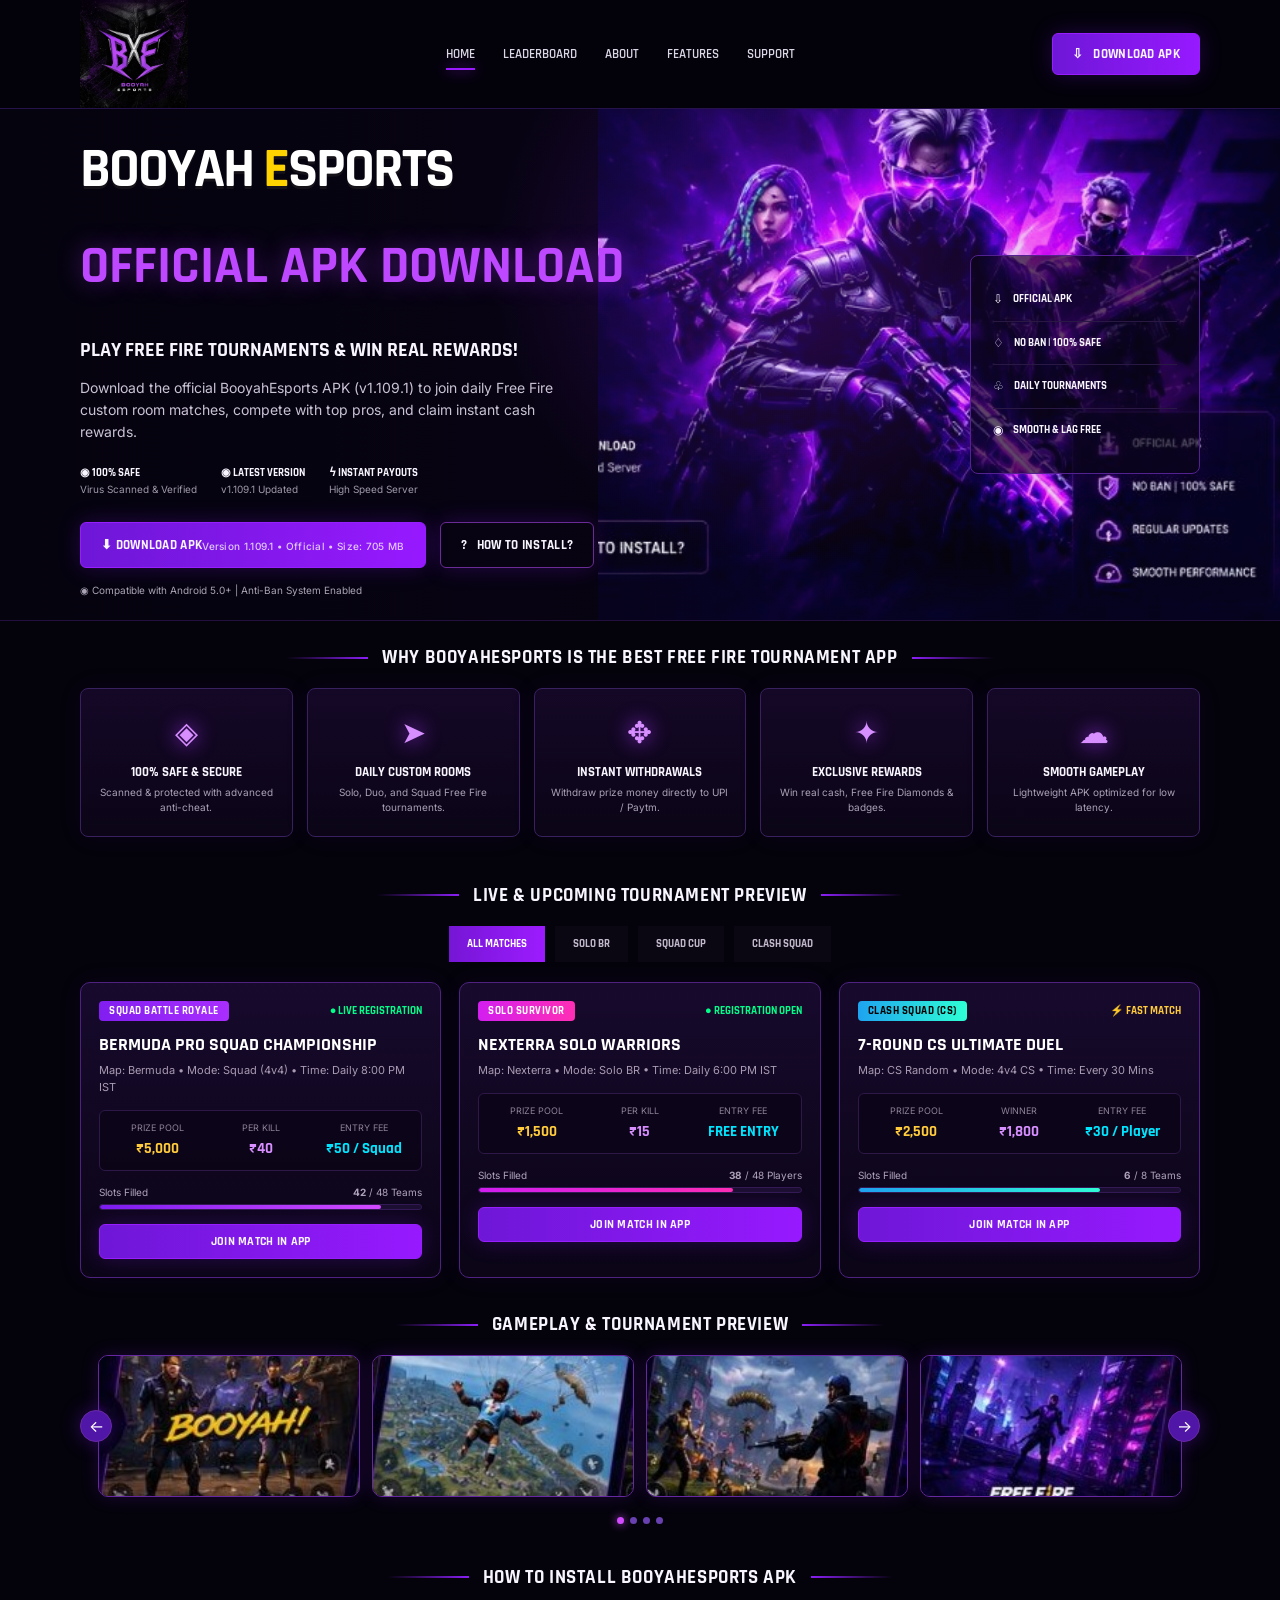
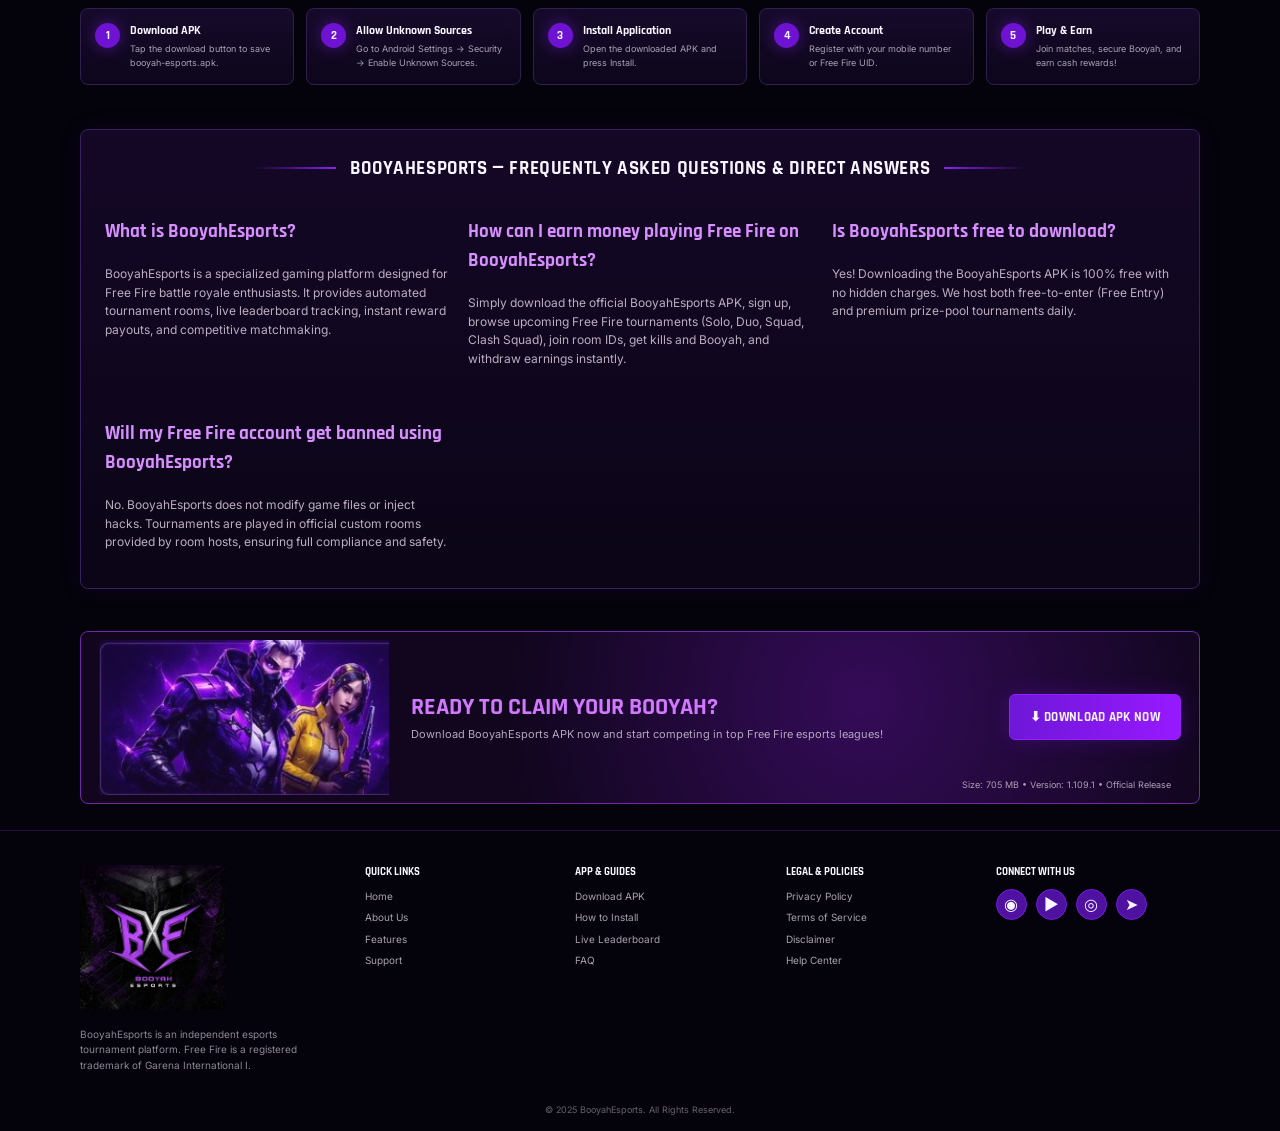
<file: index.html>
<!DOCTYPE html>
<html lang="en">
<head>
  <meta charset="UTF-8">
  <meta name="viewport" content="width=device-width, initial-scale=1.0">
  <title>BooyahEsports Official APK Download 2025 — Free Fire Esports & Tournament App</title>
  <meta name="description" content="Download BooyahEsports official APK latest version (v1.109.1). Join daily Free Fire tournaments, custom rooms, solo, duo & squad matches to win real cash prizes and rewards. 100% safe, fast & anti-cheat verified.">
  <meta name="keywords" content="BooyahEsports, Booyah Esports, BooyahEsports APK, Booyah Esports APK download, Free Fire tournament app, Free Fire esports app, Free Fire custom room app, earn money playing Free Fire, Free Fire tournament APK 2025, BooyahEsports official download">
  <link rel="canonical" href="https://booyahesports.com/index.html">
  <link rel="preconnect" href="https://fonts.googleapis.com">
  <link rel="preconnect" href="https://fonts.gstatic.com" crossorigin>
  <link href="https://fonts.googleapis.com/css2?family=Rajdhani:wght@500;600;700;800&family=Inter:wght@400;500;600;700&display=swap" rel="stylesheet">
  <link rel="stylesheet" href="styles.css">

  <!-- Open Graph / Social Meta -->
  <meta property="og:type" content="website">
  <meta property="og:url" content="https://booyahesports.com/index.html">
  <meta property="og:title" content="BooyahEsports Official APK Download — Free Fire Tournament App">
  <meta property="og:description" content="Download official BooyahEsports APK to play Free Fire tournaments, climb leaderboards & win real rewards. Safe, fast & regular updates.">
  <meta property="og:image" content="https://booyahesports.com/assets/booyah-logo.png">

  <!-- Twitter Meta -->
  <meta name="twitter:card" content="summary_large_image">
  <meta name="twitter:title" content="BooyahEsports Official APK Download — Free Fire Tournaments">
  <meta name="twitter:description" content="Official APK for BooyahEsports Free Fire Tournaments. Play Custom Rooms & Win Real Cash.">
  <meta name="twitter:image" content="https://booyahesports.com/assets/booyah-logo.png">

  <!-- Structured Data JSON-LD for Search Engines & LLMs -->
  <script type="application/ld+json">
  {
    "@context": "https://schema.org",
    "@type": "SoftwareApplication",
    "name": "BooyahEsports",
    "alternateName": ["Booyah Esports", "Booyah Esports Free Fire App"],
    "operatingSystem": "ANDROID 5.0 and up",
    "applicationCategory": "GameApplication",
    "downloadUrl": "https://booyahesports.com/download.html",
    "fileSize": "705MB",
    "softwareVersion": "1.109.1",
    "offers": {
      "@type": "Offer",
      "price": "0.00",
      "priceCurrency": "INR"
    },
    "description": "BooyahEsports is India's leading Free Fire esports tournament app providing automated custom rooms, solo, duo, and squad matches, instant payouts, and anti-cheat protection.",
    "publisher": {
      "@type": "Organization",
      "name": "BooyahEsports Gaming Platform",
      "logo": "https://booyahesports.com/assets/booyah-logo.png"
    }
  }
  </script>

  <script type="application/ld+json">
  {
    "@context": "https://schema.org",
    "@type": "FAQPage",
    "mainEntity": [
      {
        "@type": "Question",
        "name": "What is BooyahEsports?",
        "acceptedAnswer": {
          "@type": "Answer",
          "text": "BooyahEsports is an official Free Fire tournament app and platform where mobile gamers can participate in daily solo, duo, and squad custom matches to win cash prizes, Diamonds, and esports glory."
        }
      },
      {
        "@type": "Question",
        "name": "How to download the BooyahEsports official APK?",
        "acceptedAnswer": {
          "@type": "Answer",
          "text": "You can download the genuine BooyahEsports APK directly from the official website booyahesports.com by clicking on 'Download APK'. Install the APK on Android 5.0 or higher."
        }
      },
      {
        "@type": "Question",
        "name": "Is BooyahEsports safe to use and anti-cheat protected?",
        "acceptedAnswer": {
          "@type": "Answer",
          "text": "Yes, BooyahEsports is 100% safe, verified virus-free, and incorporates fair-play policies and strict anti-cheat monitoring to ensure fair tournament play for all Free Fire players."
        }
      }
    ]
  }
  </script>
</head>
<body>
<header class="site-header">
  <div class="container nav-wrap">
    <a class="brand" href="index.html"><img src="assets/booyah-logo.png" alt="BooyahEsports Official Logo"></a>
    <button class="menu-toggle" aria-label="Open menu" aria-expanded="false"><span></span><span></span><span></span></button>
    <nav class="main-nav" aria-label="Main navigation">
      <a class="active" href="index.html">HOME</a>
      <a href="leaderboard.html">LEADERBOARD</a>
      <a href="about.html">ABOUT</a>
      <a href="features.html">FEATURES</a>
      <a href="support.html">SUPPORT</a>
    </nav>
    <a class="top-download" href="download.html">⇩ &nbsp; DOWNLOAD APK</a>
  </div>
</header>

<main>
  <section class="hero">
    <div class="hero-art"></div>
    <div class="container hero-grid">
      <div class="hero-copy">
        <div class="free-fire">BOOYAH <span>E</span>SPORTS</div>
        <h1 class="hero-title">OFFICIAL APK DOWNLOAD</h1>
        <p class="hero-kicker">PLAY FREE FIRE TOURNAMENTS &amp; WIN REAL REWARDS!</p>
        <p class="hero-text">Download the official BooyahEsports APK (v1.109.1) to join daily Free Fire custom room matches, compete with top pros, and claim instant cash rewards.</p>

        <div class="trust-row">
          <div><b>◉ 100% SAFE</b><small>Virus Scanned &amp; Verified</small></div>
          <div><b>◉ LATEST VERSION</b><small>v1.109.1 Updated</small></div>
          <div><b>ϟ INSTANT PAYOUTS</b><small>High Speed Server</small></div>
        </div>

        <div class="hero-actions">
          <a class="btn btn-primary" href="download.html">⬇ DOWNLOAD APK <small>Version 1.109.1 • Official • Size: 705 MB</small></a>
          <a class="btn btn-ghost" href="#install">? &nbsp; HOW TO INSTALL?</a>
        </div>
        <div class="android-note">◉ Compatible with Android 5.0+ | Anti-Ban System Enabled</div>
      </div>

      <aside class="hero-spec-card">
        <div>⇩ <strong>OFFICIAL APK</strong></div>
        <div>♢ <strong>NO BAN | 100% SAFE</strong></div>
        <div>♧ <strong>DAILY TOURNAMENTS</strong></div>
        <div>◉ <strong>SMOOTH &amp; LAG FREE</strong></div>
      </aside>
    </div>
  </section>

  <!-- SEO & AEO Feature Direct Highlight -->
  <section class="section">
    <div class="container">
      <div class="section-heading"><span></span><h2>WHY BOOYAHESPORTS IS THE BEST FREE FIRE TOURNAMENT APP</h2><span></span></div>
      <div class="feature-grid five">
        <article class="info-card"><div class="icon">◈</div><h3>100% SAFE &amp; SECURE</h3><p>Scanned &amp; protected with advanced anti-cheat.</p></article>
        <article class="info-card"><div class="icon">➤</div><h3>DAILY CUSTOM ROOMS</h3><p>Solo, Duo, and Squad Free Fire tournaments.</p></article>
        <article class="info-card"><div class="icon">✥</div><h3>INSTANT WITHDRAWALS</h3><p>Withdraw prize money directly to UPI / Paytm.</p></article>
        <article class="info-card"><div class="icon">✦</div><h3>EXCLUSIVE REWARDS</h3><p>Win real cash, Free Fire Diamonds &amp; badges.</p></article>
        <article class="info-card"><div class="icon">☁</div><h3>SMOOTH GAMEPLAY</h3><p>Lightweight APK optimized for low latency.</p></article>
      </div>
    </div>
  </section>

  <!-- Gameplay Preview -->
    <!-- Tournament Preview Cards -->
  <section class="section">
    <div class="container">
      <div class="section-heading"><span></span><h2>LIVE &amp; UPCOMING TOURNAMENT PREVIEW</h2><span></span></div>

      <div style="display: flex; justify-content: center; gap: 10px; margin-bottom: 20px;" class="tourney-filters">
        <button class="tab tourney-tab active" data-filter="all">ALL MATCHES</button>
        <button class="tab tourney-tab" data-filter="solo">SOLO BR</button>
        <button class="tab tourney-tab" data-filter="squad">SQUAD CUP</button>
        <button class="tab tourney-tab" data-filter="cs">CLASH SQUAD</button>
      </div>

      <div style="display: grid; grid-template-columns: repeat(auto-fit, minmax(310px, 1fr)); gap: 18px;" id="tourneyGrid">

        <!-- Card 1 -->
        <article class="card tourney-card" data-type="squad" style="border: 1px solid #4f2282; padding: 18px; border-radius: 10px; background: linear-gradient(180deg, rgba(24, 10, 46, 0.95), rgba(11, 5, 23, 0.98)); transition: 0.25s;">
          <div style="display: flex; justify-content: space-between; align-items: center; margin-bottom: 12px;">
            <span style="background: linear-gradient(90deg, #821ef0, #a92eff); color: #fff; font: 700 11px Rajdhani, sans-serif; padding: 3px 10px; border-radius: 4px; letter-spacing: 0.5px;">SQUAD BATTLE ROYALE</span>
            <span style="color: #00ff88; font: 700 11px Rajdhani, sans-serif; display: flex; align-items: center; gap: 4px;">● LIVE REGISTRATION</span>
          </div>
          <h3 style="font: 700 18px Rajdhani, sans-serif; color: #fff; margin: 0 0 6px;">BERMUDA PRO SQUAD CHAMPIONSHIP</h3>
          <p style="font-size: 11px; color: #a89bb3; margin: 0 0 14px;">Map: Bermuda • Mode: Squad (4v4) • Time: Daily 8:00 PM IST</p>

          <div style="display: grid; grid-template-columns: repeat(3, 1fr); gap: 8px; background: rgba(10, 4, 20, 0.7); padding: 10px; border-radius: 6px; text-align: center; margin-bottom: 14px; border: 1px solid #2d1848;">
            <div>
              <small style="font-size: 9px; color: #8e8299; display: block;">PRIZE POOL</small>
              <strong style="font: 700 15px Rajdhani, sans-serif; color: #ffcb3c;">₹5,000</strong>
            </div>
            <div>
              <small style="font-size: 9px; color: #8e8299; display: block;">PER KILL</small>
              <strong style="font: 700 15px Rajdhani, sans-serif; color: #d78eff;">₹40</strong>
            </div>
            <div>
              <small style="font-size: 9px; color: #8e8299; display: block;">ENTRY FEE</small>
              <strong style="font: 700 15px Rajdhani, sans-serif; color: #00e5ff;">₹50 / Squad</strong>
            </div>
          </div>

          <div style="margin-bottom: 14px;">
            <div style="display: flex; justify-content: space-between; font-size: 10px; color: #b0a4bb; margin-bottom: 4px;">
              <span>Slots Filled</span>
              <span><strong>42</strong> / 48 Teams</span>
            </div>
            <div style="width: 100%; height: 6px; background: #1c0f30; border-radius: 3px; overflow: hidden; border: 1px solid #331a54;">
              <div style="width: 87.5%; height: 100%; background: linear-gradient(90deg, #7c1df0, #d34bff); border-radius: 3px;"></div>
            </div>
          </div>

          <a href="download.html" class="btn btn-primary" style="width: 100%; text-align: center; justify-content: center; font-size: 12px; padding: 9px;">JOIN MATCH IN APP</a>
        </article>

        <!-- Card 2 -->
        <article class="card tourney-card" data-type="solo" style="border: 1px solid #4f2282; padding: 18px; border-radius: 10px; background: linear-gradient(180deg, rgba(24, 10, 46, 0.95), rgba(11, 5, 23, 0.98)); transition: 0.25s;">
          <div style="display: flex; justify-content: space-between; align-items: center; margin-bottom: 12px;">
            <span style="background: linear-gradient(90deg, #d31ef0, #ff2eb4); color: #fff; font: 700 11px Rajdhani, sans-serif; padding: 3px 10px; border-radius: 4px; letter-spacing: 0.5px;">SOLO SURVIVOR</span>
            <span style="color: #00ff88; font: 700 11px Rajdhani, sans-serif; display: flex; align-items: center; gap: 4px;">● REGISTRATION OPEN</span>
          </div>
          <h3 style="font: 700 18px Rajdhani, sans-serif; color: #fff; margin: 0 0 6px;">NEXTERRA SOLO WARRIORS</h3>
          <p style="font-size: 11px; color: #a89bb3; margin: 0 0 14px;">Map: Nexterra • Mode: Solo BR • Time: Daily 6:00 PM IST</p>

          <div style="display: grid; grid-template-columns: repeat(3, 1fr); gap: 8px; background: rgba(10, 4, 20, 0.7); padding: 10px; border-radius: 6px; text-align: center; margin-bottom: 14px; border: 1px solid #2d1848;">
            <div>
              <small style="font-size: 9px; color: #8e8299; display: block;">PRIZE POOL</small>
              <strong style="font: 700 15px Rajdhani, sans-serif; color: #ffcb3c;">₹1,500</strong>
            </div>
            <div>
              <small style="font-size: 9px; color: #8e8299; display: block;">PER KILL</small>
              <strong style="font: 700 15px Rajdhani, sans-serif; color: #d78eff;">₹15</strong>
            </div>
            <div>
              <small style="font-size: 9px; color: #8e8299; display: block;">ENTRY FEE</small>
              <strong style="font: 700 15px Rajdhani, sans-serif; color: #00e5ff;">FREE ENTRY</strong>
            </div>
          </div>

          <div style="margin-bottom: 14px;">
            <div style="display: flex; justify-content: space-between; font-size: 10px; color: #b0a4bb; margin-bottom: 4px;">
              <span>Slots Filled</span>
              <span><strong>38</strong> / 48 Players</span>
            </div>
            <div style="width: 100%; height: 6px; background: #1c0f30; border-radius: 3px; overflow: hidden; border: 1px solid #331a54;">
              <div style="width: 79%; height: 100%; background: linear-gradient(90deg, #d31ef0, #ff2eb4); border-radius: 3px;"></div>
            </div>
          </div>

          <a href="download.html" class="btn btn-primary" style="width: 100%; text-align: center; justify-content: center; font-size: 12px; padding: 9px;">JOIN MATCH IN APP</a>
        </article>

        <!-- Card 3 -->
        <article class="card tourney-card" data-type="cs" style="border: 1px solid #4f2282; padding: 18px; border-radius: 10px; background: linear-gradient(180deg, rgba(24, 10, 46, 0.95), rgba(11, 5, 23, 0.98)); transition: 0.25s;">
          <div style="display: flex; justify-content: space-between; align-items: center; margin-bottom: 12px;">
            <span style="background: linear-gradient(90deg, #1ea3f0, #2effd5); color: #000; font: 700 11px Rajdhani, sans-serif; padding: 3px 10px; border-radius: 4px; letter-spacing: 0.5px;">CLASH SQUAD (CS)</span>
            <span style="color: #ffcb3c; font: 700 11px Rajdhani, sans-serif; display: flex; align-items: center; gap: 4px;">⚡ FAST MATCH</span>
          </div>
          <h3 style="font: 700 18px Rajdhani, sans-serif; color: #fff; margin: 0 0 6px;">7-ROUND CS ULTIMATE DUEL</h3>
          <p style="font-size: 11px; color: #a89bb3; margin: 0 0 14px;">Map: CS Random • Mode: 4v4 CS • Time: Every 30 Mins</p>

          <div style="display: grid; grid-template-columns: repeat(3, 1fr); gap: 8px; background: rgba(10, 4, 20, 0.7); padding: 10px; border-radius: 6px; text-align: center; margin-bottom: 14px; border: 1px solid #2d1848;">
            <div>
              <small style="font-size: 9px; color: #8e8299; display: block;">PRIZE POOL</small>
              <strong style="font: 700 15px Rajdhani, sans-serif; color: #ffcb3c;">₹2,500</strong>
            </div>
            <div>
              <small style="font-size: 9px; color: #8e8299; display: block;">WINNER</small>
              <strong style="font: 700 15px Rajdhani, sans-serif; color: #d78eff;">₹1,800</strong>
            </div>
            <div>
              <small style="font-size: 9px; color: #8e8299; display: block;">ENTRY FEE</small>
              <strong style="font: 700 15px Rajdhani, sans-serif; color: #00e5ff;">₹30 / Player</strong>
            </div>
          </div>

          <div style="margin-bottom: 14px;">
            <div style="display: flex; justify-content: space-between; font-size: 10px; color: #b0a4bb; margin-bottom: 4px;">
              <span>Slots Filled</span>
              <span><strong>6</strong> / 8 Teams</span>
            </div>
            <div style="width: 100%; height: 6px; background: #1c0f30; border-radius: 3px; overflow: hidden; border: 1px solid #331a54;">
              <div style="width: 75%; height: 100%; background: linear-gradient(90deg, #1ea3f0, #2effd5); border-radius: 3px;"></div>
            </div>
          </div>

          <a href="download.html" class="btn btn-primary" style="width: 100%; text-align: center; justify-content: center; font-size: 12px; padding: 9px;">JOIN MATCH IN APP</a>
        </article>

      </div>
    </div>
  </section>

<section class="section tight">
    <div class="container">
      <div class="section-heading"><span></span><h2>GAMEPLAY &amp; TOURNAMENT PREVIEW</h2><span></span></div>
      <div class="gallery">
        <button class="gallery-btn prev" aria-label="Previous">←</button>
        <div class="gallery-track">
          <img src="assets/gallery-1.jpg" alt="BooyahEsports Free Fire Tournament Match Preview 1">
          <img src="assets/gallery-2.jpg" alt="BooyahEsports Custom Room Gameplay Preview 2">
          <img src="assets/gallery-3.jpg" alt="BooyahEsports Leaderboard Preview 3">
          <img src="assets/gallery-4.jpg" alt="BooyahEsports App Wallet & Rewards Preview 4">
        </div>
        <button class="gallery-btn next" aria-label="Next">→</button>
      </div>
      <div class="dots" aria-hidden="true"><i></i><i></i><i></i><i></i></div>
    </div>
  </section>

  <!-- How to Install Guide (AEO / Search Featured Snippet Optimization) -->
  <section class="section tight" id="install">
    <div class="container">
      <div class="section-heading"><span></span><h2>HOW TO INSTALL BOOYAHESPORTS APK</h2><span></span></div>
      <div class="steps">
        <article class="step"><b>1</b><div><h3>Download APK</h3><p>Tap the download button to save booyah-esports.apk.</p></div></article>
        <article class="step"><b>2</b><div><h3>Allow Unknown Sources</h3><p>Go to Android Settings → Security → Enable Unknown Sources.</p></div></article>
        <article class="step"><b>3</b><div><h3>Install Application</h3><p>Open the downloaded APK and press Install.</p></div></article>
        <article class="step"><b>4</b><div><h3>Create Account</h3><p>Register with your mobile number or Free Fire UID.</p></div></article>
        <article class="step"><b>5</b><div><h3>Play &amp; Earn</h3><p>Join matches, secure Booyah, and earn cash rewards!</p></div></article>
      </div>
    </div>
  </section>

  <!-- LLM Direct Answer & Comprehensive Q&A Section -->
  <section class="section container">
    <div class="card" style="padding: 24px;">
      <div class="section-heading"><span></span><h2>BOOYAHESPORTS — FREQUENTLY ASKED QUESTIONS &amp; DIRECT ANSWERS</h2><span></span></div>
      <div style="display: grid; grid-template-columns: repeat(auto-fit, minmax(300px, 1fr)); gap: 20px;">
        <div>
          <h3 style="font-family: Rajdhani, sans-serif; color: #d78eff;">What is BooyahEsports?</h3>
          <p style="font-size: 12px; color: #bcaebf;">BooyahEsports is a specialized gaming platform designed for Free Fire battle royale enthusiasts. It provides automated tournament rooms, live leaderboard tracking, instant reward payouts, and competitive matchmaking.</p>
        </div>
        <div>
          <h3 style="font-family: Rajdhani, sans-serif; color: #d78eff;">How can I earn money playing Free Fire on BooyahEsports?</h3>
          <p style="font-size: 12px; color: #bcaebf;">Simply download the official BooyahEsports APK, sign up, browse upcoming Free Fire tournaments (Solo, Duo, Squad, Clash Squad), join room IDs, get kills and Booyah, and withdraw earnings instantly.</p>
        </div>
        <div>
          <h3 style="font-family: Rajdhani, sans-serif; color: #d78eff;">Is BooyahEsports free to download?</h3>
          <p style="font-size: 12px; color: #bcaebf;">Yes! Downloading the BooyahEsports APK is 100% free with no hidden charges. We host both free-to-enter (Free Entry) and premium prize-pool tournaments daily.</p>
        </div>
        <div>
          <h3 style="font-family: Rajdhani, sans-serif; color: #d78eff;">Will my Free Fire account get banned using BooyahEsports?</h3>
          <p style="font-size: 12px; color: #bcaebf;">No. BooyahEsports does not modify game files or inject hacks. Tournaments are played in official custom rooms provided by room hosts, ensuring full compliance and safety.</p>
        </div>
      </div>
    </div>
  </section>

  <!-- Call to Action Banner -->
  <section class="container">
    <div class="cta-banner">
      <img src="assets/cta-art.jpg" alt="" aria-hidden="true">
      <div><h2>READY TO CLAIM YOUR BOOYAH?</h2><p>Download BooyahEsports APK now and start competing in top Free Fire esports leagues!</p></div>
      <a class="btn btn-primary" href="download.html">⬇ DOWNLOAD APK NOW</a>
      <small>Size: 705 MB • Version: 1.109.1 • Official Release</small>
    </div>
  </section>
</main>

<footer class="site-footer">
  <div class="container footer-grid">
    <div class="footer-brand">
      <img src="assets/booyah-logo.png" alt="BooyahEsports Official Logo">
      <p>BooyahEsports is an independent esports tournament platform. Free Fire is a registered trademark of Garena International I.</p>
    </div>
    <div>
      <h4>QUICK LINKS</h4>
      <a href="index.html">Home</a>
      <a href="about.html">About Us</a>
      <a href="features.html">Features</a>
      <a href="support.html">Support</a>
    </div>
    <div>
      <h4>APP &amp; GUIDES</h4>
      <a href="index.html#install">Download APK</a>
      <a href="index.html#install">How to Install</a>
      <a href="leaderboard.html">Live Leaderboard</a>
      <a href="support.html">FAQ</a>
    </div>
    <div>
      <h4>LEGAL &amp; POLICIES</h4>
      <a href="privacy-policy.html">Privacy Policy</a>
      <a href="terms-of-service.html">Terms of Service</a>
      <a href="disclaimer.html">Disclaimer</a>
      <a href="support.html">Help Center</a>
    </div>
    <div>
      <h4>CONNECT WITH US</h4>
      <div class="socials">
        <a href="support.html" aria-label="Discord">◉</a>
        <a href="support.html" aria-label="YouTube">▶</a>
        <a href="support.html" aria-label="Instagram">◎</a>
        <a href="support.html" aria-label="Telegram">➤</a>
      </div>
    </div>
  </div>
  <div class="copyright">© 2025 BooyahEsports. All Rights Reserved.</div>
</footer>

<script src="script.js"></script>
</body>
</html>
</file>
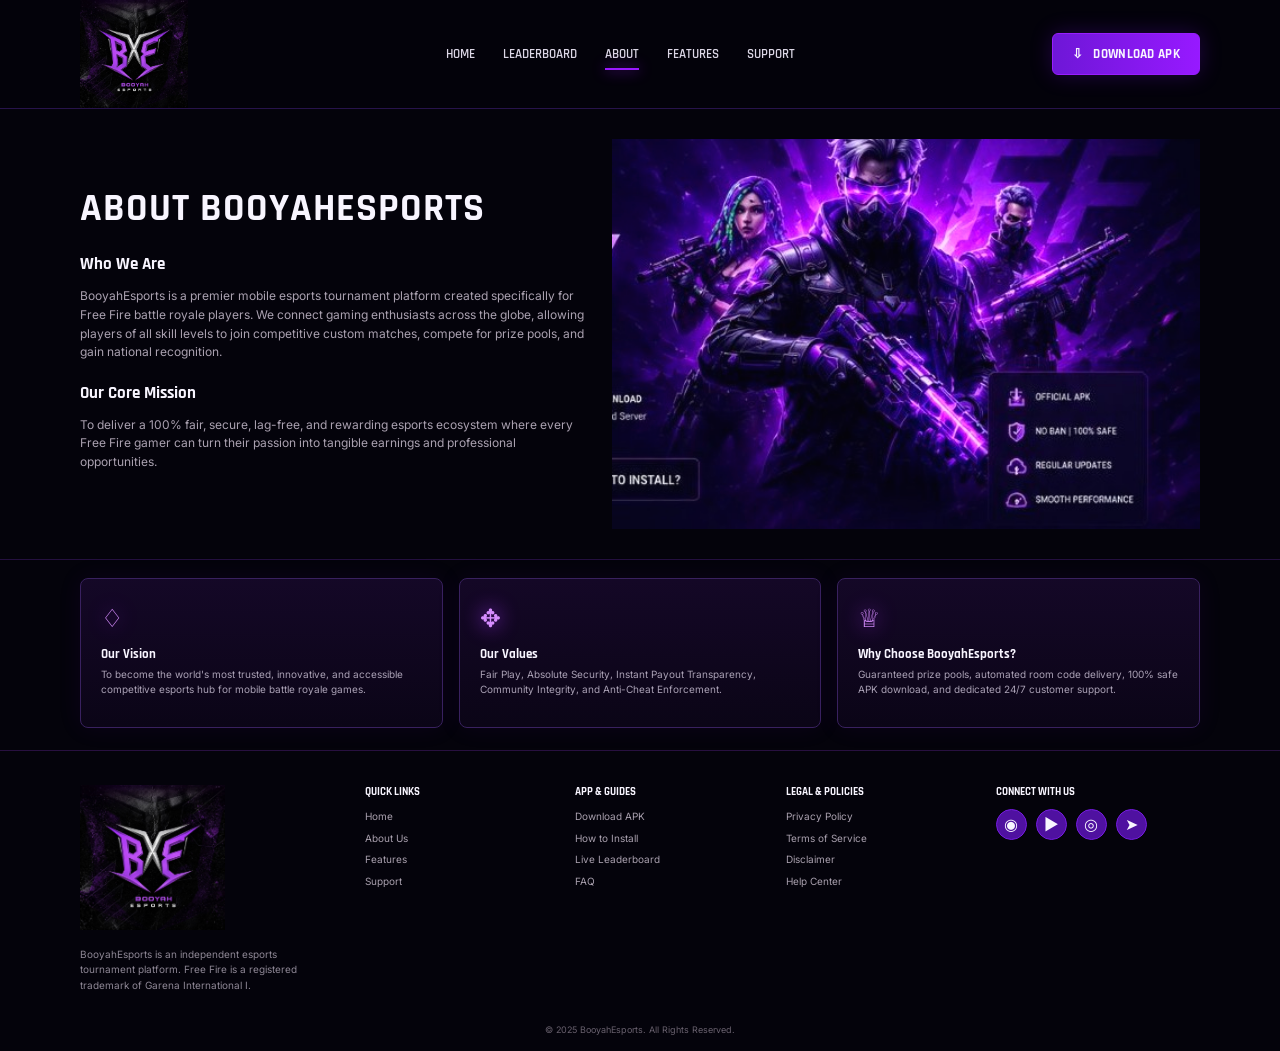
<file: about.html>
<!DOCTYPE html>
<html lang="en">
<head>
  <meta charset="UTF-8">
  <meta name="viewport" content="width=device-width, initial-scale=1.0">
  <title>About BooyahEsports — Premier Free Fire Esports & Gaming Platform</title>
  <meta name="description" content="Learn about BooyahEsports, India's premier Free Fire esports tournament platform built for competitive gamers to showcase skills, win real money, and build gaming careers.">
  <meta name="keywords" content="About BooyahEsports, Booyah Esports company, Free Fire esports platform, legitimate Free Fire tournament app, trusted gaming app India">
  <link rel="canonical" href="https://booyahesports.com/about.html">
  <link rel="preconnect" href="https://fonts.googleapis.com">
  <link rel="preconnect" href="https://fonts.gstatic.com" crossorigin>
  <link href="https://fonts.googleapis.com/css2?family=Rajdhani:wght@500;600;700;800&family=Inter:wght@400;500;600;700&display=swap" rel="stylesheet">
  <link rel="stylesheet" href="styles.css">

  <meta property="og:title" content="About BooyahEsports — Trusted Free Fire Esports Platform">
  <meta property="og:description" content="Empowering competitive Free Fire gamers with automated custom rooms, instant cash payouts, and fair-play anti-cheat technology.">
  <meta property="og:image" content="https://booyahesports.com/assets/booyah-logo.png">

  <script type="application/ld+json">
  {
    "@context": "https://schema.org",
    "@type": "Organization",
    "name": "BooyahEsports",
    "url": "https://booyahesports.com",
    "logo": "https://booyahesports.com/assets/booyah-logo.png",
    "sameAs": [
      "https://t.me/booyahesports",
      "https://youtube.com/@booyahesports"
    ],
    "description": "BooyahEsports is an esports organization and software developer providing automated tournament management tools and mobile gaming applications for Free Fire players."
  }
  </script>
</head>
<body>
<header class="site-header">
  <div class="container nav-wrap">
    <a class="brand" href="index.html"><img src="assets/booyah-logo.png" alt="BooyahEsports Official Logo"></a>
    <button class="menu-toggle" aria-label="Open menu" aria-expanded="false"><span></span><span></span><span></span></button>
    <nav class="main-nav">
      <a href="index.html">HOME</a>
      <a href="leaderboard.html">LEADERBOARD</a>
      <a class="active" href="about.html">ABOUT</a>
      <a href="features.html">FEATURES</a>
      <a href="support.html">SUPPORT</a>
    </nav>
    <a class="top-download" href="download.html">⇩ &nbsp; DOWNLOAD APK</a>
  </div>
</header>

<main>
  <section class="inner-hero">
    <div class="container about-hero-grid">
      <div>
        <h1>ABOUT BOOYAHESPORTS</h1>
        <h3>Who We Are</h3>
        <p>BooyahEsports is a premier mobile esports tournament platform created specifically for Free Fire battle royale players. We connect gaming enthusiasts across the globe, allowing players of all skill levels to join competitive custom matches, compete for prize pools, and gain national recognition.</p>
        <h3>Our Core Mission</h3>
        <p>To deliver a 100% fair, secure, lag-free, and rewarding esports ecosystem where every Free Fire gamer can turn their passion into tangible earnings and professional opportunities.</p>
      </div>
      <div class="inner-art"><img src="assets/hero-art.jpg" alt="BooyahEsports Esports Action Artwork"></div>
    </div>
  </section>

  <section class="container section top-only">
    <div class="about-cards">
      <article class="info-card">
        <div class="icon">♢</div>
        <h3>Our Vision</h3>
        <p>To become the world's most trusted, innovative, and accessible competitive esports hub for mobile battle royale games.</p>
      </article>
      <article class="info-card">
        <div class="icon">✥</div>
        <h3>Our Values</h3>
        <p>Fair Play, Absolute Security, Instant Payout Transparency, Community Integrity, and Anti-Cheat Enforcement.</p>
      </article>
      <article class="info-card">
        <div class="icon">♕</div>
        <h3>Why Choose BooyahEsports?</h3>
        <p>Guaranteed prize pools, automated room code delivery, 100% safe APK download, and dedicated 24/7 customer support.</p>
      </article>
    </div>
  </section>
</main>

<footer class="site-footer compact-footer">
  <div class="container footer-grid">
    <div class="footer-brand">
      <img src="assets/booyah-logo.png" alt="BooyahEsports Logo">
      <p>BooyahEsports is an independent esports tournament platform. Free Fire is a registered trademark of Garena International I.</p>
    </div>
    <div>
      <h4>QUICK LINKS</h4>
      <a href="index.html">Home</a>
      <a href="about.html">About Us</a>
      <a href="features.html">Features</a>
      <a href="support.html">Support</a>
    </div>
    <div>
      <h4>APP &amp; GUIDES</h4>
      <a href="index.html#install">Download APK</a>
      <a href="index.html#install">How to Install</a>
      <a href="leaderboard.html">Live Leaderboard</a>
      <a href="support.html">FAQ</a>
    </div>
    <div>
      <h4>LEGAL &amp; POLICIES</h4>
      <a href="privacy-policy.html">Privacy Policy</a>
      <a href="terms-of-service.html">Terms of Service</a>
      <a href="disclaimer.html">Disclaimer</a>
      <a href="support.html">Help Center</a>
    </div>
    <div>
      <h4>CONNECT WITH US</h4>
      <div class="socials">
        <a href="support.html">◉</a>
        <a href="support.html">▶</a>
        <a href="support.html">◎</a>
        <a href="support.html">➤</a>
      </div>
    </div>
  </div>
  <div class="copyright">© 2025 BooyahEsports. All Rights Reserved.</div>
</footer>
<script src="script.js"></script>
</body>
</html>
</file>
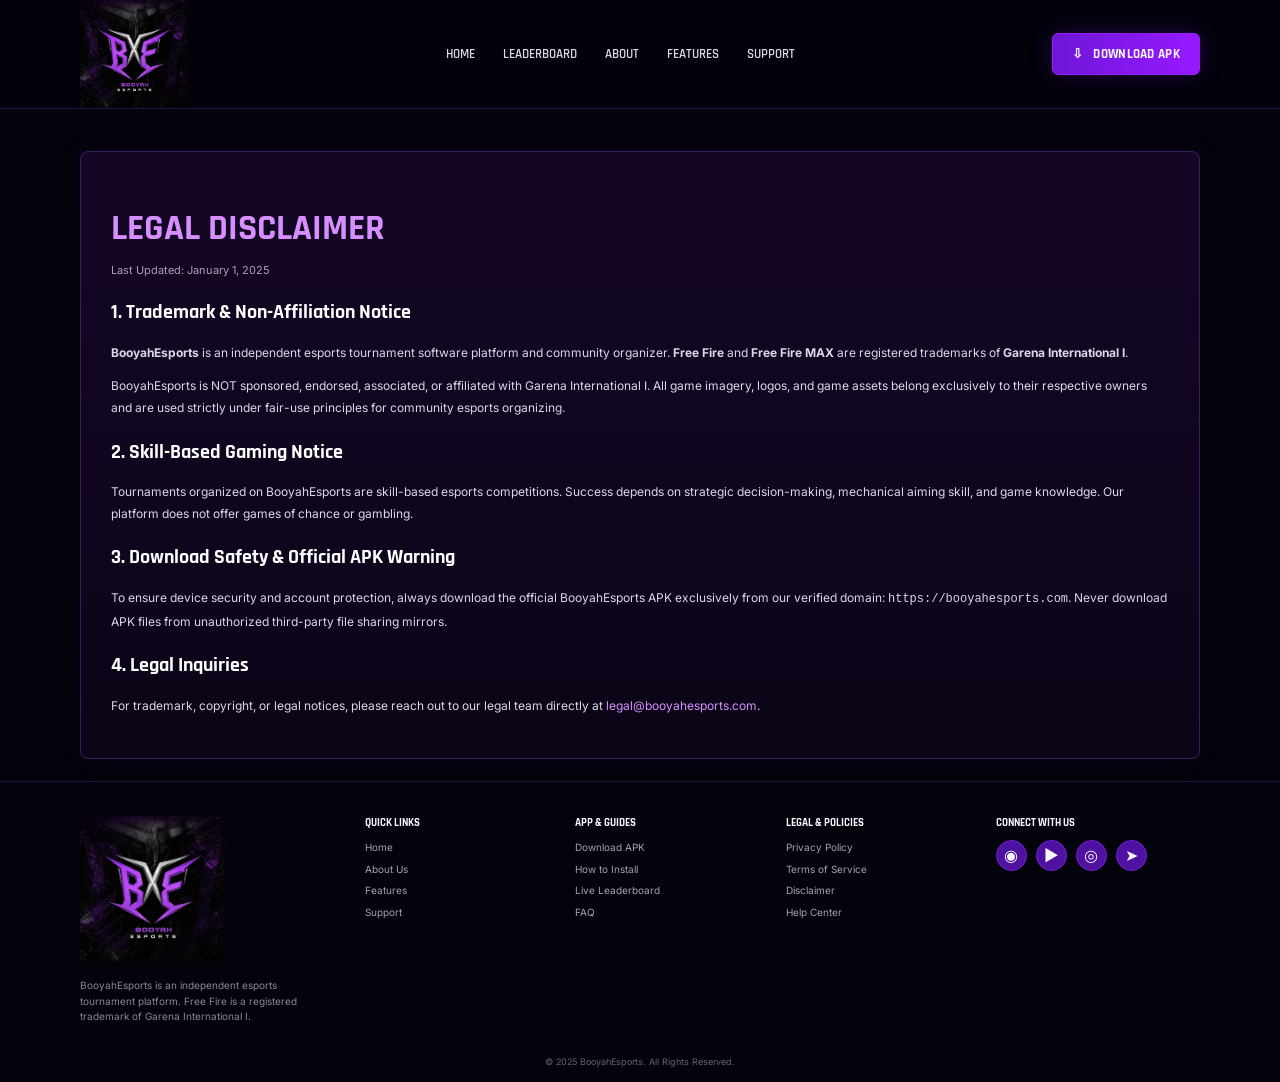
<file: disclaimer.html>
<!DOCTYPE html>
<html lang="en">
<head>
  <meta charset="UTF-8">
  <meta name="viewport" content="width=device-width, initial-scale=1.0">
  <title>Disclaimer & Non-Affiliation — BooyahEsports Official Platform</title>
  <meta name="description" content="Official Disclaimer for BooyahEsports. BooyahEsports is an independent tournament organizing platform and is not affiliated with Garena or Free Fire.">
  <meta name="keywords" content="BooyahEsports disclaimer, Free Fire non affiliation disclaimer, Garena trademark disclaimer">
  <link rel="canonical" href="https://booyahesports.com/disclaimer.html">
  <link rel="preconnect" href="https://fonts.googleapis.com">
  <link rel="preconnect" href="https://fonts.gstatic.com" crossorigin>
  <link href="https://fonts.googleapis.com/css2?family=Rajdhani:wght@500;600;700;800&family=Inter:wght@400;500;600;700&display=swap" rel="stylesheet">
  <link rel="stylesheet" href="styles.css">
</head>
<body>
<header class="site-header">
  <div class="container nav-wrap">
    <a class="brand" href="index.html"><img src="assets/booyah-logo.png" alt="BooyahEsports Official Logo"></a>
    <button class="menu-toggle" aria-label="Open menu" aria-expanded="false"><span></span><span></span><span></span></button>
    <nav class="main-nav">
      <a href="index.html">HOME</a>
      <a href="leaderboard.html">LEADERBOARD</a>
      <a href="about.html">ABOUT</a>
      <a href="features.html">FEATURES</a>
      <a href="support.html">SUPPORT</a>
    </nav>
    <a class="top-download" href="download.html">⇩ &nbsp; DOWNLOAD APK</a>
  </div>
</header>

<main class="container section">
  <div class="card" style="padding: 30px; margin-top: 20px;">
    <h1 style="font: 800 36px Rajdhani, sans-serif; color: #d78eff; margin-bottom: 10px;">LEGAL DISCLAIMER</h1>
    <p style="font-size: 11px; color: #aaa0b4;">Last Updated: January 1, 2025</p>

    <div style="font-size: 12px; color: #dcd7e6; line-height: 1.8; margin-top: 20px;">
      <h2 style="font: 700 20px Rajdhani, sans-serif; color: #fff;">1. Trademark &amp; Non-Affiliation Notice</h2>
      <p><strong>BooyahEsports</strong> is an independent esports tournament software platform and community organizer. <strong>Free Fire</strong> and <strong>Free Fire MAX</strong> are registered trademarks of <strong>Garena International I</strong>.</p>
      <p>BooyahEsports is NOT sponsored, endorsed, associated, or affiliated with Garena International I. All game imagery, logos, and game assets belong exclusively to their respective owners and are used strictly under fair-use principles for community esports organizing.</p>

      <h2 style="font: 700 20px Rajdhani, sans-serif; color: #fff; margin-top: 20px;">2. Skill-Based Gaming Notice</h2>
      <p>Tournaments organized on BooyahEsports are skill-based esports competitions. Success depends on strategic decision-making, mechanical aiming skill, and game knowledge. Our platform does not offer games of chance or gambling.</p>

      <h2 style="font: 700 20px Rajdhani, sans-serif; color: #fff; margin-top: 20px;">3. Download Safety &amp; Official APK Warning</h2>
      <p>To ensure device security and account protection, always download the official BooyahEsports APK exclusively from our verified domain: <code>https://booyahesports.com</code>. Never download APK files from unauthorized third-party file sharing mirrors.</p>

      <h2 style="font: 700 20px Rajdhani, sans-serif; color: #fff; margin-top: 20px;">4. Legal Inquiries</h2>
      <p>For trademark, copyright, or legal notices, please reach out to our legal team directly at <a href="mailto:legal@booyahesports.com" style="color: #d78eff;">legal@booyahesports.com</a>.</p>
    </div>
  </div>
</main>

<footer class="site-footer compact-footer">
  <div class="container footer-grid">
    <div class="footer-brand">
      <img src="assets/booyah-logo.png" alt="BooyahEsports Logo">
      <p>BooyahEsports is an independent esports tournament platform. Free Fire is a registered trademark of Garena International I.</p>
    </div>
    <div>
      <h4>QUICK LINKS</h4>
      <a href="index.html">Home</a>
      <a href="about.html">About Us</a>
      <a href="features.html">Features</a>
      <a href="support.html">Support</a>
    </div>
    <div>
      <h4>APP &amp; GUIDES</h4>
      <a href="index.html#install">Download APK</a>
      <a href="index.html#install">How to Install</a>
      <a href="leaderboard.html">Live Leaderboard</a>
      <a href="support.html">FAQ</a>
    </div>
    <div>
      <h4>LEGAL &amp; POLICIES</h4>
      <a href="privacy-policy.html">Privacy Policy</a>
      <a href="terms-of-service.html">Terms of Service</a>
      <a href="disclaimer.html">Disclaimer</a>
      <a href="support.html">Help Center</a>
    </div>
    <div>
      <h4>CONNECT WITH US</h4>
      <div class="socials">
        <a href="support.html">◉</a>
        <a href="support.html">▶</a>
        <a href="support.html">◎</a>
        <a href="support.html">➤</a>
      </div>
    </div>
  </div>
  <div class="copyright">© 2025 BooyahEsports. All Rights Reserved.</div>
</footer>
<script src="script.js"></script>
</body>
</html>
</file>
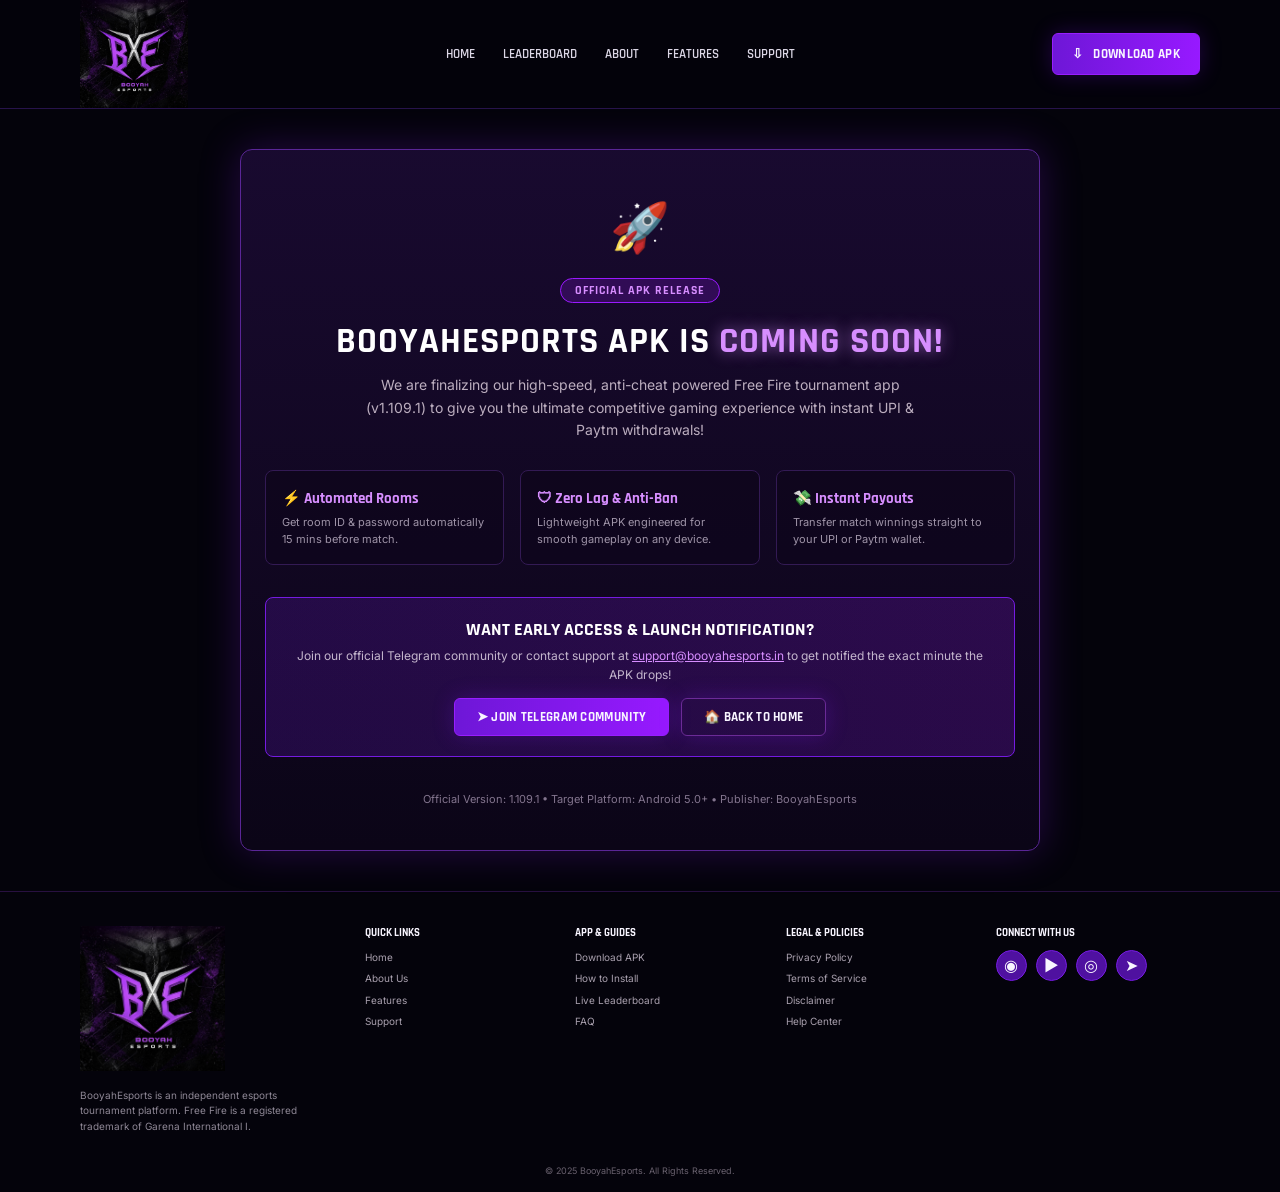
<file: download.html>
<!DOCTYPE html>
<html lang="en">
<head>
  <meta charset="UTF-8">
  <meta name="viewport" content="width=device-width, initial-scale=1.0">
  <title>Download BooyahEsports APK — Coming Soon!</title>
  <meta name="description" content="BooyahEsports official Free Fire tournament application is launching soon! Get ready for daily custom matches, automated prize payouts, and anti-cheat protected gameplay.">
  <link rel="canonical" href="https://booyahesports.com/download.html">
  <link rel="preconnect" href="https://fonts.googleapis.com">
  <link rel="preconnect" href="https://fonts.gstatic.com" crossorigin>
  <link href="https://fonts.googleapis.com/css2?family=Rajdhani:wght@500;600;700;800&family=Inter:wght@400;500;600;700&display=swap" rel="stylesheet">
  <link rel="stylesheet" href="styles.css">
  <meta property="og:title" content="BooyahEsports Official App Download — Coming Soon">
  <meta property="og:image" content="https://booyahesports.com/assets/booyah-logo.png">
</head>
<body>
<header class="site-header">
  <div class="container nav-wrap">
    <a class="brand" href="index.html"><img src="assets/booyah-logo.png" alt="BooyahEsports Official Logo"></a>
    <button class="menu-toggle" aria-label="Open menu" aria-expanded="false"><span></span><span></span><span></span></button>
    <nav class="main-nav" aria-label="Main navigation">
      <a href="index.html">HOME</a>
      <a href="leaderboard.html">LEADERBOARD</a>
      <a href="about.html">ABOUT</a>
      <a href="features.html">FEATURES</a>
      <a href="support.html">SUPPORT</a>
    </nav>
    <a class="top-download active" href="download.html">⇩ &nbsp; DOWNLOAD APK</a>
  </div>
</header>

<main class="feature-page" style="display: flex; align-items: center; justify-content: center; padding: 40px 0;">
  <div class="container" style="max-width: 800px; text-align: center;">
    <div class="card" style="padding: 40px 24px; position: relative; overflow: hidden; background: linear-gradient(180deg, rgba(25, 10, 48, 0.98), rgba(11, 5, 23, 0.99)); border: 1px solid #5a2696; box-shadow: 0 0 40px rgba(138, 31, 247, 0.25); border-radius: 12px;">
      <div style="font-size: 48px; margin-bottom: 12px;">🚀</div>
      <span style="background: rgba(154, 25, 255, 0.2); border: 1px solid #9a19ff; color: #d78eff; padding: 4px 14px; border-radius: 20px; font: 700 12px Rajdhani, sans-serif; letter-spacing: 1px; display: inline-block; margin-bottom: 16px;">OFFICIAL APK RELEASE</span>

      <h1 style="font: 800 36px Rajdhani, sans-serif; color: #fff; margin: 0 0 10px; text-transform: uppercase; letter-spacing: 1px;">BooyahEsports APK is <span style="color: #d78eff; text-shadow: 0 0 15px rgba(215, 142, 255, 0.6);">Coming Soon!</span></h1>

      <p style="color: #bcaebf; font-size: 14px; max-width: 580px; margin: 0 auto 28px; line-height: 1.6;">
        We are finalizing our high-speed, anti-cheat powered Free Fire tournament app (v1.109.1) to give you the ultimate competitive gaming experience with instant UPI &amp; Paytm withdrawals!
      </p>

      <div style="display: grid; grid-template-columns: repeat(auto-fit, minmax(200px, 1fr)); gap: 16px; margin-bottom: 32px; text-align: left;">
        <div style="background: rgba(14, 6, 28, 0.8); padding: 16px; border-radius: 8px; border: 1px solid #331a54;">
          <div style="color: #d78eff; font-weight: 700; font-family: Rajdhani, sans-serif; font-size: 15px; margin-bottom: 4px;">⚡ Automated Rooms</div>
          <p style="margin: 0; font-size: 11px; color: #9f94a8;">Get room ID &amp; password automatically 15 mins before match.</p>
        </div>
        <div style="background: rgba(14, 6, 28, 0.8); padding: 16px; border-radius: 8px; border: 1px solid #331a54;">
          <div style="color: #d78eff; font-weight: 700; font-family: Rajdhani, sans-serif; font-size: 15px; margin-bottom: 4px;">🛡 Zero Lag &amp; Anti-Ban</div>
          <p style="margin: 0; font-size: 11px; color: #9f94a8;">Lightweight APK engineered for smooth gameplay on any device.</p>
        </div>
        <div style="background: rgba(14, 6, 28, 0.8); padding: 16px; border-radius: 8px; border: 1px solid #331a54;">
          <div style="color: #d78eff; font-weight: 700; font-family: Rajdhani, sans-serif; font-size: 15px; margin-bottom: 4px;">💸 Instant Payouts</div>
          <p style="margin: 0; font-size: 11px; color: #9f94a8;">Transfer match winnings straight to your UPI or Paytm wallet.</p>
        </div>
      </div>

      <div style="background: linear-gradient(90deg, rgba(117, 27, 225, 0.2), rgba(157, 27, 255, 0.2)); border: 1px solid #751be1; border-radius: 8px; padding: 20px; margin-bottom: 28px;">
        <h3 style="font: 700 18px Rajdhani, sans-serif; color: #fff; margin: 0 0 6px;">WANT EARLY ACCESS &amp; LAUNCH NOTIFICATION?</h3>
        <p style="font-size: 12px; color: #c4b6cd; margin: 0 0 14px;">Join our official Telegram community or contact support at <a href="mailto:support@booyahesports.in" style="color: #d78eff; text-decoration: underline;">support@booyahesports.in</a> to get notified the exact minute the APK drops!</p>
        <div style="display: flex; gap: 12px; justify-content: center; flex-wrap: wrap;">
          <a class="btn btn-primary" href="support.html" style="padding: 10px 22px;">➤ JOIN TELEGRAM COMMUNITY</a>
          <a class="btn btn-ghost" href="index.html" style="padding: 10px 22px;">🏠 BACK TO HOME</a>
        </div>
      </div>

      <small style="color: #83758e; font-size: 11px;">Official Version: 1.109.1 • Target Platform: Android 5.0+ • Publisher: BooyahEsports</small>
    </div>
  </div>
</main>

<footer class="site-footer">
  <div class="container footer-grid">
    <div class="footer-brand">
      <img src="assets/booyah-logo.png" alt="BooyahEsports Official Logo">
      <p>BooyahEsports is an independent esports tournament platform. Free Fire is a registered trademark of Garena International I.</p>
    </div>
    <div>
      <h4>QUICK LINKS</h4>
      <a href="index.html">Home</a>
      <a href="about.html">About Us</a>
      <a href="features.html">Features</a>
      <a href="support.html">Support</a>
    </div>
    <div>
      <h4>APP &amp; GUIDES</h4>
      <a href="download.html">Download APK</a>
      <a href="index.html#install">How to Install</a>
      <a href="leaderboard.html">Live Leaderboard</a>
      <a href="support.html">FAQ</a>
    </div>
    <div>
      <h4>LEGAL &amp; POLICIES</h4>
      <a href="privacy-policy.html">Privacy Policy</a>
      <a href="terms-of-service.html">Terms of Service</a>
      <a href="disclaimer.html">Disclaimer</a>
      <a href="support.html">Help Center</a>
    </div>
    <div>
      <h4>CONNECT WITH US</h4>
      <div class="socials">
        <a href="support.html" aria-label="Discord">◉</a>
        <a href="support.html" aria-label="YouTube">▶</a>
        <a href="support.html" aria-label="Instagram">◎</a>
        <a href="support.html" aria-label="Telegram">➤</a>
      </div>
    </div>
  </div>
  <div class="copyright">© 2025 BooyahEsports. All Rights Reserved.</div>
</footer>

<script src="script.js"></script>
</body>
</html>
</file>
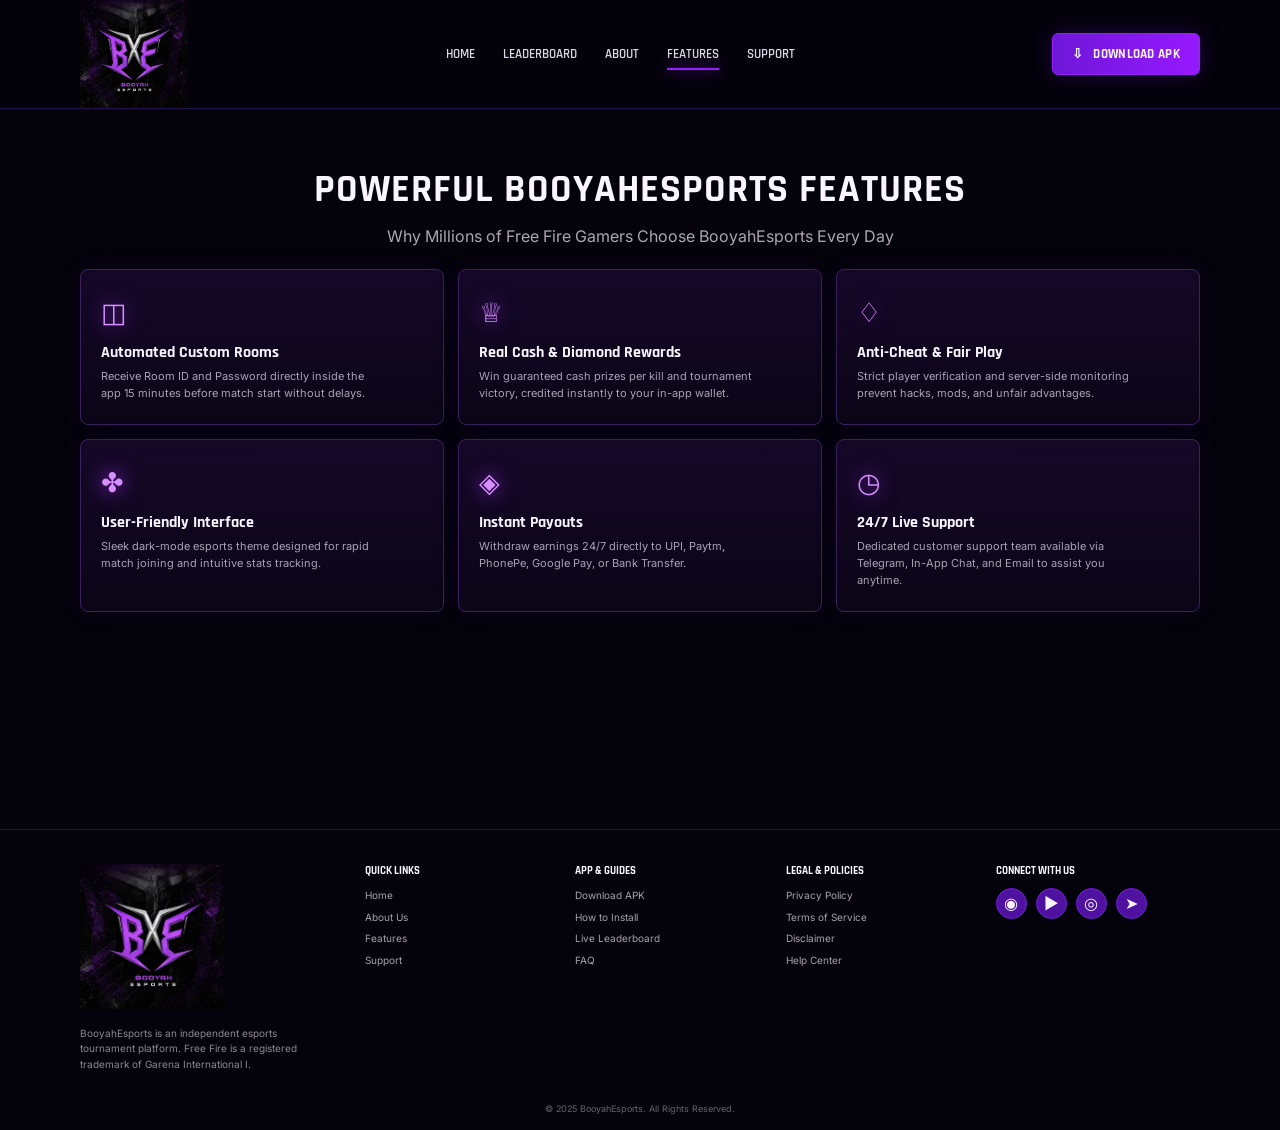
<file: features.html>
<!DOCTYPE html>
<html lang="en">
<head>
  <meta charset="UTF-8">
  <meta name="viewport" content="width=device-width, initial-scale=1.0">
  <title>BooyahEsports Features — Custom Rooms, Anti-Cheat & Instant Cash Withdrawals</title>
  <meta name="description" content="Explore advanced features of BooyahEsports APK: Automated Custom Room IDs, Anti-Cheat Protection, Daily Free Fire Matches, Live Leaderboards, and Instant Wallet Withdrawals.">
  <meta name="keywords" content="BooyahEsports features, Free Fire tournament app features, instant withdrawal tournament app, anti cheat Free Fire custom room, Booyah Esports APK benefits">
  <link rel="canonical" href="https://booyahesports.com/features.html">
  <link rel="preconnect" href="https://fonts.googleapis.com">
  <link rel="preconnect" href="https://fonts.gstatic.com" crossorigin>
  <link href="https://fonts.googleapis.com/css2?family=Rajdhani:wght@500;600;700;800&family=Inter:wght@400;500;600;700&display=swap" rel="stylesheet">
  <link rel="stylesheet" href="styles.css">

  <meta property="og:title" content="BooyahEsports Features — Ultimate Free Fire Esports App">
  <meta property="og:description" content="Automated custom rooms, anti-cheat security, instant UPI/Paytm withdrawals, and 24/7 gamer support.">
  <meta property="og:image" content="https://booyahesports.com/assets/booyah-logo.png">
</head>
<body>
<header class="site-header">
  <div class="container nav-wrap">
    <a class="brand" href="index.html"><img src="assets/booyah-logo.png" alt="BooyahEsports Official Logo"></a>
    <button class="menu-toggle" aria-label="Open menu" aria-expanded="false"><span></span><span></span><span></span></button>
    <nav class="main-nav">
      <a href="index.html">HOME</a>
      <a href="leaderboard.html">LEADERBOARD</a>
      <a href="about.html">ABOUT</a>
      <a class="active" href="features.html">FEATURES</a>
      <a href="support.html">SUPPORT</a>
    </nav>
    <a class="top-download" href="download.html">⇩ &nbsp; DOWNLOAD APK</a>
  </div>
</header>

<main class="feature-page">
  <section class="container section feature-title">
    <h1>POWERFUL BOOYAHESPORTS FEATURES</h1>
    <p>Why Millions of Free Fire Gamers Choose BooyahEsports Every Day</p>
  </section>

  <section class="container feature-grid three">
    <article class="feature-card">
      <div class="icon">◫</div>
      <h3>Automated Custom Rooms</h3>
      <p>Receive Room ID and Password directly inside the app 15 minutes before match start without delays.</p>
    </article>

    <article class="feature-card">
      <div class="icon">♕</div>
      <h3>Real Cash &amp; Diamond Rewards</h3>
      <p>Win guaranteed cash prizes per kill and tournament victory, credited instantly to your in-app wallet.</p>
    </article>

    <article class="feature-card">
      <div class="icon">♢</div>
      <h3>Anti-Cheat &amp; Fair Play</h3>
      <p>Strict player verification and server-side monitoring prevent hacks, mods, and unfair advantages.</p>
    </article>

    <article class="feature-card">
      <div class="icon">✤</div>
      <h3>User-Friendly Interface</h3>
      <p>Sleek dark-mode esports theme designed for rapid match joining and intuitive stats tracking.</p>
    </article>

    <article class="feature-card">
      <div class="icon">◈</div>
      <h3>Instant Payouts</h3>
      <p>Withdraw earnings 24/7 directly to UPI, Paytm, PhonePe, Google Pay, or Bank Transfer.</p>
    </article>

    <article class="feature-card">
      <div class="icon">◷</div>
      <h3>24/7 Live Support</h3>
      <p>Dedicated customer support team available via Telegram, In-App Chat, and Email to assist you anytime.</p>
    </article>
  </section>
</main>

<footer class="site-footer compact-footer">
  <div class="container footer-grid">
    <div class="footer-brand">
      <img src="assets/booyah-logo.png" alt="BooyahEsports Logo">
      <p>BooyahEsports is an independent esports tournament platform. Free Fire is a registered trademark of Garena International I.</p>
    </div>
    <div>
      <h4>QUICK LINKS</h4>
      <a href="index.html">Home</a>
      <a href="about.html">About Us</a>
      <a href="features.html">Features</a>
      <a href="support.html">Support</a>
    </div>
    <div>
      <h4>APP &amp; GUIDES</h4>
      <a href="index.html#install">Download APK</a>
      <a href="index.html#install">How to Install</a>
      <a href="leaderboard.html">Live Leaderboard</a>
      <a href="support.html">FAQ</a>
    </div>
    <div>
      <h4>LEGAL &amp; POLICIES</h4>
      <a href="privacy-policy.html">Privacy Policy</a>
      <a href="terms-of-service.html">Terms of Service</a>
      <a href="disclaimer.html">Disclaimer</a>
      <a href="support.html">Help Center</a>
    </div>
    <div>
      <h4>CONNECT WITH US</h4>
      <div class="socials">
        <a href="support.html">◉</a>
        <a href="support.html">▶</a>
        <a href="support.html">◎</a>
        <a href="support.html">➤</a>
      </div>
    </div>
  </div>
  <div class="copyright">© 2025 BooyahEsports. All Rights Reserved.</div>
</footer>
<script src="script.js"></script>
</body>
</html>
</file>
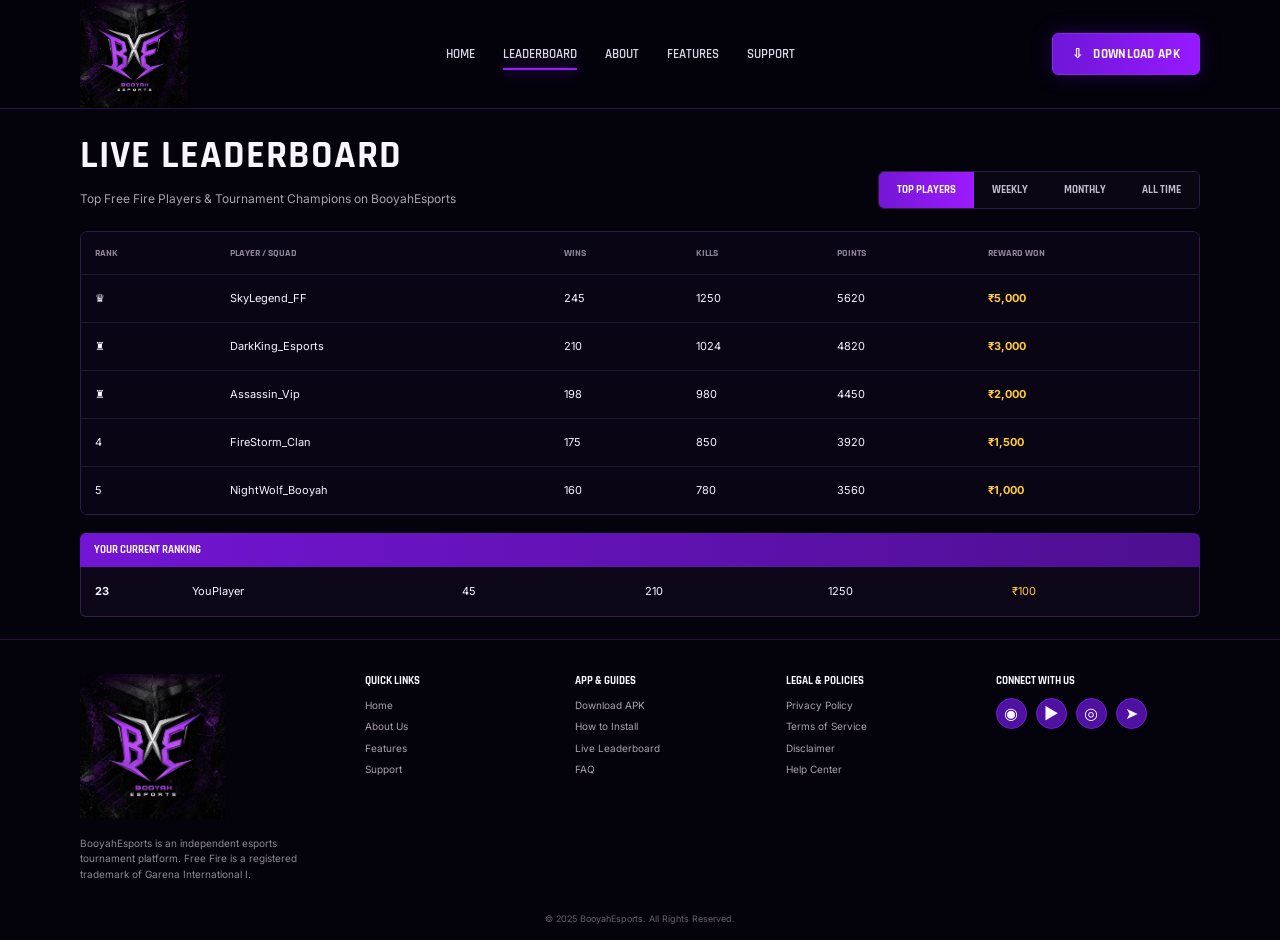
<file: leaderboard.html>
<!DOCTYPE html>
<html lang="en">
<head>
  <meta charset="UTF-8">
  <meta name="viewport" content="width=device-width, initial-scale=1.0">
  <title>Live Tournament Leaderboard — BooyahEsports Official Free Fire Rankings</title>
  <meta name="description" content="View live Free Fire player rankings, tournament standings, top fraggers, and reward distribution on BooyahEsports leaderboard. Updated in real time!">
  <meta name="keywords" content="BooyahEsports leaderboard, Free Fire player rankings, Free Fire tournament standings, top Free Fire fraggers, Booyah Esports winner list">
  <link rel="canonical" href="https://booyahesports.com/leaderboard.html">
  <link rel="preconnect" href="https://fonts.googleapis.com">
  <link rel="preconnect" href="https://fonts.gstatic.com" crossorigin>
  <link href="https://fonts.googleapis.com/css2?family=Rajdhani:wght@500;600;700;800&family=Inter:wght@400;500;600;700&display=swap" rel="stylesheet">
  <link rel="stylesheet" href="styles.css">

  <meta property="og:title" content="Live Tournament Leaderboard — BooyahEsports">
  <meta property="og:description" content="Real-time rankings and leaderboard for BooyahEsports Free Fire tournaments. Check top players and rewards!">
  <meta property="og:image" content="https://booyahesports.com/assets/booyah-logo.png">

  <script type="application/ld+json">
  {
    "@context": "https://schema.org",
    "@type": "BreadcrumbList",
    "itemListElement": [{
      "@type": "ListItem",
      "position": 1,
      "name": "Home",
      "item": "https://booyahesports.com/index.html"
    },{
      "@type": "ListItem",
      "position": 2,
      "name": "Leaderboard",
      "item": "https://booyahesports.com/leaderboard.html"
    }]
  }
  </script>
</head>
<body>
<header class="site-header">
  <div class="container nav-wrap">
    <a class="brand" href="index.html"><img src="assets/booyah-logo.png" alt="BooyahEsports Official Logo"></a>
    <button class="menu-toggle" aria-label="Open menu" aria-expanded="false"><span></span><span></span><span></span></button>
    <nav class="main-nav">
      <a href="index.html">HOME</a>
      <a class="active" href="leaderboard.html">LEADERBOARD</a>
      <a href="about.html">ABOUT</a>
      <a href="features.html">FEATURES</a>
      <a href="support.html">SUPPORT</a>
    </nav>
    <a class="top-download" href="download.html">⇩ &nbsp; DOWNLOAD APK</a>
  </div>
</header>

<main class="leaderboard-page">
  <section class="container section">
    <div class="lb-head">
      <div>
        <h1>LIVE LEADERBOARD</h1>
        <p>Top Free Fire Players &amp; Tournament Champions on BooyahEsports</p>
      </div>
      <div class="tabs">
        <button class="tab active" data-tab="top">TOP PLAYERS</button>
        <button class="tab" data-tab="weekly">WEEKLY</button>
        <button class="tab" data-tab="monthly">MONTHLY</button>
        <button class="tab" data-tab="all">ALL TIME</button>
      </div>
    </div>
    <div class="table-wrap">
      <table class="leader-table">
        <thead>
          <tr><th>RANK</th><th>PLAYER / SQUAD</th><th>WINS</th><th>KILLS</th><th>POINTS</th><th>REWARD WON</th></tr>
        </thead>
        <tbody id="leaderBody">
          <tr><td>♛</td><td>SkyLegend_FF</td><td>245</td><td>1250</td><td>5620</td><td>₹5,000</td></tr>
          <tr><td>♜</td><td>DarkKing_Esports</td><td>210</td><td>1024</td><td>4820</td><td>₹3,000</td></tr>
          <tr><td>♜</td><td>Assassin_Vip</td><td>198</td><td>980</td><td>4450</td><td>₹2,000</td></tr>
          <tr><td>4</td><td>FireStorm_Clan</td><td>175</td><td>850</td><td>3920</td><td>₹1,500</td></tr>
          <tr><td>5</td><td>NightWolf_Booyah</td><td>160</td><td>780</td><td>3560</td><td>₹1,000</td></tr>
        </tbody>
      </table>
    </div>
    <div class="your-rank">
      <div>YOUR CURRENT RANKING</div>
      <div class="your-row"><b>23</b><span>YouPlayer</span><span>45</span><span>210</span><span>1250</span><span>₹100</span></div>
    </div>
  </section>
</main>

<footer class="site-footer compact-footer">
  <div class="container footer-grid">
    <div class="footer-brand">
      <img src="assets/booyah-logo.png" alt="BooyahEsports Logo">
      <p>BooyahEsports is an independent esports tournament platform. Free Fire is a registered trademark of Garena International I.</p>
    </div>
    <div>
      <h4>QUICK LINKS</h4>
      <a href="index.html">Home</a>
      <a href="about.html">About Us</a>
      <a href="features.html">Features</a>
      <a href="support.html">Support</a>
    </div>
    <div>
      <h4>APP &amp; GUIDES</h4>
      <a href="index.html#install">Download APK</a>
      <a href="index.html#install">How to Install</a>
      <a href="leaderboard.html">Live Leaderboard</a>
      <a href="support.html">FAQ</a>
    </div>
    <div>
      <h4>LEGAL &amp; POLICIES</h4>
      <a href="privacy-policy.html">Privacy Policy</a>
      <a href="terms-of-service.html">Terms of Service</a>
      <a href="disclaimer.html">Disclaimer</a>
      <a href="support.html">Help Center</a>
    </div>
    <div>
      <h4>CONNECT WITH US</h4>
      <div class="socials">
        <a href="support.html">◉</a>
        <a href="support.html">▶</a>
        <a href="support.html">◎</a>
        <a href="support.html">➤</a>
      </div>
    </div>
  </div>
  <div class="copyright">© 2025 BooyahEsports. All Rights Reserved.</div>
</footer>
<script src="script.js"></script>
</body>
</html>
</file>
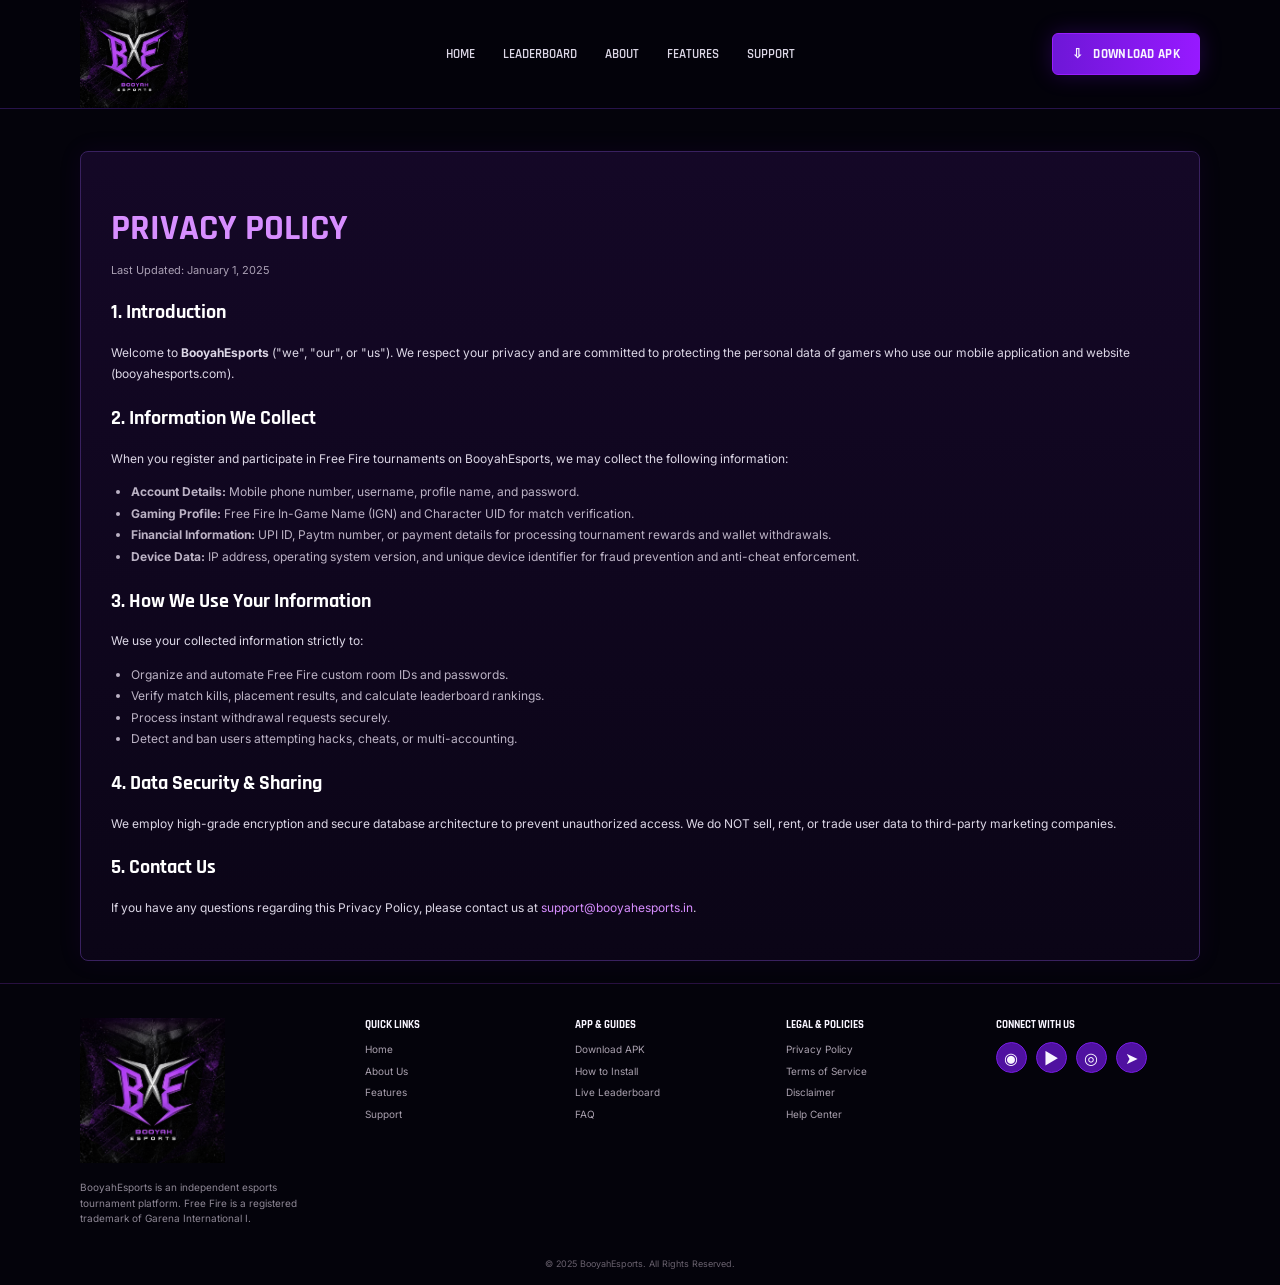
<file: privacy-policy.html>
<!DOCTYPE html>
<html lang="en">
<head>
  <meta charset="UTF-8">
  <meta name="viewport" content="width=device-width, initial-scale=1.0">
  <title>Privacy Policy — BooyahEsports Official Free Fire Tournament Platform</title>
  <meta name="description" content="Official Privacy Policy for BooyahEsports APK and website. Learn how we collect, process, and protect your personal data, Free Fire UID, and transactions safely.">
  <meta name="keywords" content="BooyahEsports privacy policy, Booyah Esports data safety, Free Fire tournament app security">
  <link rel="canonical" href="https://booyahesports.com/privacy-policy.html">
  <link rel="preconnect" href="https://fonts.googleapis.com">
  <link rel="preconnect" href="https://fonts.gstatic.com" crossorigin>
  <link href="https://fonts.googleapis.com/css2?family=Rajdhani:wght@500;600;700;800&family=Inter:wght@400;500;600;700&display=swap" rel="stylesheet">
  <link rel="stylesheet" href="styles.css">
</head>
<body>
<header class="site-header">
  <div class="container nav-wrap">
    <a class="brand" href="index.html"><img src="assets/booyah-logo.png" alt="BooyahEsports Official Logo"></a>
    <button class="menu-toggle" aria-label="Open menu" aria-expanded="false"><span></span><span></span><span></span></button>
    <nav class="main-nav">
      <a href="index.html">HOME</a>
      <a href="leaderboard.html">LEADERBOARD</a>
      <a href="about.html">ABOUT</a>
      <a href="features.html">FEATURES</a>
      <a href="support.html">SUPPORT</a>
    </nav>
    <a class="top-download" href="download.html">⇩ &nbsp; DOWNLOAD APK</a>
  </div>
</header>

<main class="container section">
  <div class="card" style="padding: 30px; margin-top: 20px;">
    <h1 style="font: 800 36px Rajdhani, sans-serif; color: #d78eff; margin-bottom: 10px;">PRIVACY POLICY</h1>
    <p style="font-size: 11px; color: #aaa0b4;">Last Updated: January 1, 2025</p>

    <div style="font-size: 12px; color: #dcd7e6; line-height: 1.8; margin-top: 20px;">
      <h2 style="font: 700 20px Rajdhani, sans-serif; color: #fff;">1. Introduction</h2>
      <p>Welcome to <strong>BooyahEsports</strong> ("we", "our", or "us"). We respect your privacy and are committed to protecting the personal data of gamers who use our mobile application and website (booyahesports.com).</p>

      <h2 style="font: 700 20px Rajdhani, sans-serif; color: #fff; margin-top: 20px;">2. Information We Collect</h2>
      <p>When you register and participate in Free Fire tournaments on BooyahEsports, we may collect the following information:</p>
      <ul style="padding-left: 20px; color: #bbb2c4;">
        <li><strong>Account Details:</strong> Mobile phone number, username, profile name, and password.</li>
        <li><strong>Gaming Profile:</strong> Free Fire In-Game Name (IGN) and Character UID for match verification.</li>
        <li><strong>Financial Information:</strong> UPI ID, Paytm number, or payment details for processing tournament rewards and wallet withdrawals.</li>
        <li><strong>Device Data:</strong> IP address, operating system version, and unique device identifier for fraud prevention and anti-cheat enforcement.</li>
      </ul>

      <h2 style="font: 700 20px Rajdhani, sans-serif; color: #fff; margin-top: 20px;">3. How We Use Your Information</h2>
      <p>We use your collected information strictly to:</p>
      <ul style="padding-left: 20px; color: #bbb2c4;">
        <li>Organize and automate Free Fire custom room IDs and passwords.</li>
        <li>Verify match kills, placement results, and calculate leaderboard rankings.</li>
        <li>Process instant withdrawal requests securely.</li>
        <li>Detect and ban users attempting hacks, cheats, or multi-accounting.</li>
      </ul>

      <h2 style="font: 700 20px Rajdhani, sans-serif; color: #fff; margin-top: 20px;">4. Data Security & Sharing</h2>
      <p>We employ high-grade encryption and secure database architecture to prevent unauthorized access. We do NOT sell, rent, or trade user data to third-party marketing companies.</p>

      <h2 style="font: 700 20px Rajdhani, sans-serif; color: #fff; margin-top: 20px;">5. Contact Us</h2>
      <p>If you have any questions regarding this Privacy Policy, please contact us at <a href="mailto:support@booyahesports.in" style="color: #d78eff;">support@booyahesports.in</a>.</p>
    </div>
  </div>
</main>

<footer class="site-footer compact-footer">
  <div class="container footer-grid">
    <div class="footer-brand">
      <img src="assets/booyah-logo.png" alt="BooyahEsports Logo">
      <p>BooyahEsports is an independent esports tournament platform. Free Fire is a registered trademark of Garena International I.</p>
    </div>
    <div>
      <h4>QUICK LINKS</h4>
      <a href="index.html">Home</a>
      <a href="about.html">About Us</a>
      <a href="features.html">Features</a>
      <a href="support.html">Support</a>
    </div>
    <div>
      <h4>APP &amp; GUIDES</h4>
      <a href="index.html#install">Download APK</a>
      <a href="index.html#install">How to Install</a>
      <a href="leaderboard.html">Live Leaderboard</a>
      <a href="support.html">FAQ</a>
    </div>
    <div>
      <h4>LEGAL &amp; POLICIES</h4>
      <a href="privacy-policy.html">Privacy Policy</a>
      <a href="terms-of-service.html">Terms of Service</a>
      <a href="disclaimer.html">Disclaimer</a>
      <a href="support.html">Help Center</a>
    </div>
    <div>
      <h4>CONNECT WITH US</h4>
      <div class="socials">
        <a href="support.html">◉</a>
        <a href="support.html">▶</a>
        <a href="support.html">◎</a>
        <a href="support.html">➤</a>
      </div>
    </div>
  </div>
  <div class="copyright">© 2025 BooyahEsports. All Rights Reserved.</div>
</footer>
<script src="script.js"></script>
</body>
</html>
</file>
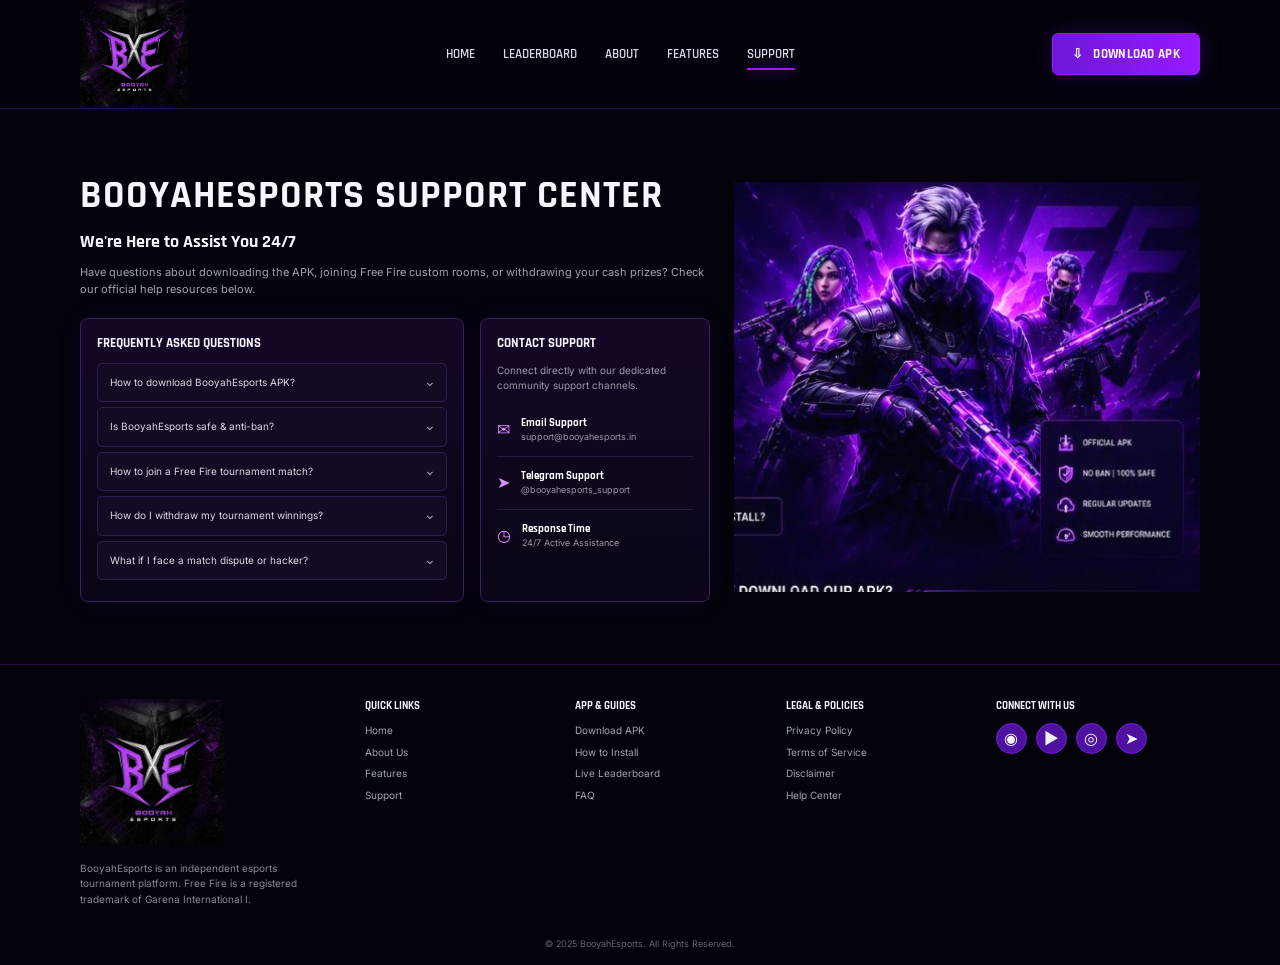
<file: support.html>
<!DOCTYPE html>
<html lang="en">
<head>
  <meta charset="UTF-8">
  <meta name="viewport" content="width=device-width, initial-scale=1.0">
  <title>BooyahEsports Support Center — FAQ, Help & Contact Us</title>
  <meta name="description" content="Get 24/7 help and official customer support for BooyahEsports Free Fire tournament APK. Read detailed FAQs on custom room codes, withdrawals, and account verification.">
  <meta name="keywords" content="BooyahEsports support, Booyah Esports customer care, Free Fire tournament app help, Booyah Esports telegram support, contact BooyahEsports">
  <link rel="canonical" href="https://booyahesports.com/support.html">
  <link rel="preconnect" href="https://fonts.googleapis.com">
  <link rel="preconnect" href="https://fonts.gstatic.com" crossorigin>
  <link href="https://fonts.googleapis.com/css2?family=Rajdhani:wght@500;600;700;800&family=Inter:wght@400;500;600;700&display=swap" rel="stylesheet">
  <link rel="stylesheet" href="styles.css">

  <meta property="og:title" content="BooyahEsports Support & Help Center">
  <meta property="og:description" content="Need help with BooyahEsports APK download, custom room joining, or instant payouts? Contact our 24/7 support team.">
  <meta property="og:image" content="https://booyahesports.com/assets/booyah-logo.png">

  <script type="application/ld+json">
  {
    "@context": "https://schema.org",
    "@type": "FAQPage",
    "mainEntity": [
      {
        "@type": "Question",
        "name": "How do I receive the Free Fire Custom Room ID and Password?",
        "acceptedAnswer": {
          "@type": "Answer",
          "text": "Room credentials are shared inside the BooyahEsports app under 'My Joined Matches' 10 to 15 minutes before the match start time."
        }
      },
      {
        "@type": "Question",
        "name": "How fast are prize money withdrawals processed?",
        "acceptedAnswer": {
          "@type": "Answer",
          "text": "Withdrawals on BooyahEsports are processed automatically to your chosen UPI, Paytm, or bank account within minutes."
        }
      },
      {
        "@type": "Question",
        "name": "What should I do if I encounter a problem during a match?",
        "acceptedAnswer": {
          "@type": "Answer",
          "text": "You can report issues directly to our 24/7 support team via Telegram @booyahesports_support or email support@booyahesports.in with match screenshots."
        }
      }
    ]
  }
  </script>
</head>
<body>
<header class="site-header">
  <div class="container nav-wrap">
    <a class="brand" href="index.html"><img src="assets/booyah-logo.png" alt="BooyahEsports Official Logo"></a>
    <button class="menu-toggle" aria-label="Open menu" aria-expanded="false"><span></span><span></span><span></span></button>
    <nav class="main-nav">
      <a href="index.html">HOME</a>
      <a href="leaderboard.html">LEADERBOARD</a>
      <a href="about.html">ABOUT</a>
      <a href="features.html">FEATURES</a>
      <a class="active" href="support.html">SUPPORT</a>
    </nav>
    <a class="top-download" href="download.html">⇩ &nbsp; DOWNLOAD APK</a>
  </div>
</header>

<main>
  <section class="container support-hero">
    <div class="support-left">
      <h1>BOOYAHESPORTS SUPPORT CENTER</h1>
      <h3>We're Here to Assist You 24/7</h3>
      <p>Have questions about downloading the APK, joining Free Fire custom rooms, or withdrawing your cash prizes? Check our official help resources below.</p>

      <div class="support-grid">
        <div class="faq card">
          <h3>FREQUENTLY ASKED QUESTIONS</h3>
          <button class="faq-item">How to download BooyahEsports APK?<span>⌄</span></button>
          <div class="faq-answer">Click 'Download APK' on booyahesports.com and install the booyah-esports.apk file on Android 5.0+.</div>

          <button class="faq-item">Is BooyahEsports safe & anti-ban?<span>⌄</span></button>
          <div class="faq-answer">Yes, BooyahEsports uses official Garena custom rooms without altering any game files, making it 100% safe.</div>

          <button class="faq-item">How to join a Free Fire tournament match?<span>⌄</span></button>
          <div class="faq-answer">Open the BooyahEsports app, choose an upcoming Solo/Duo/Squad match, register your In-Game Name (IGN) & UID, and copy the Room ID/Password sent 15 mins before start time.</div>

          <button class="faq-item">How do I withdraw my tournament winnings?<span>⌄</span></button>
          <div class="faq-answer">Go to Wallet → Withdraw in the BooyahEsports app, enter your UPI ID or Paytm number, and confirm. Payouts are instant.</div>

          <button class="faq-item">What if I face a match dispute or hacker?<span>⌄</span></button>
          <div class="faq-answer">Submit a match screenshot/video clip to our Telegram support @booyahesports_support. Our anti-cheat admins review and resolve disputes within 15 minutes.</div>
        </div>

        <div class="card contact-card">
          <h3>CONTACT SUPPORT</h3>
          <p>Connect directly with our dedicated community support channels.</p>
          <div class="contact-row">✉ <span><b>Email Support</b><small>support@booyahesports.in</small></span></div>
          <div class="contact-row">➤ <span><b>Telegram Support</b><small>@booyahesports_support</small></span></div>
          <div class="contact-row">◷ <span><b>Response Time</b><small>24/7 Active Assistance</small></span></div>
        </div>
      </div>
    </div>
    <div class="support-art"><img src="assets/hero-art.jpg" alt="BooyahEsports Customer Support Artwork"></div>
  </section>
</main>

<footer class="site-footer compact-footer">
  <div class="container footer-grid">
    <div class="footer-brand">
      <img src="assets/booyah-logo.png" alt="BooyahEsports Logo">
      <p>BooyahEsports is an independent esports tournament platform. Free Fire is a registered trademark of Garena International I.</p>
    </div>
    <div>
      <h4>QUICK LINKS</h4>
      <a href="index.html">Home</a>
      <a href="about.html">About Us</a>
      <a href="features.html">Features</a>
      <a href="support.html">Support</a>
    </div>
    <div>
      <h4>APP &amp; GUIDES</h4>
      <a href="index.html#install">Download APK</a>
      <a href="index.html#install">How to Install</a>
      <a href="leaderboard.html">Live Leaderboard</a>
      <a href="support.html">FAQ</a>
    </div>
    <div>
      <h4>LEGAL &amp; POLICIES</h4>
      <a href="privacy-policy.html">Privacy Policy</a>
      <a href="terms-of-service.html">Terms of Service</a>
      <a href="disclaimer.html">Disclaimer</a>
      <a href="support.html">Help Center</a>
    </div>
    <div>
      <h4>CONNECT WITH US</h4>
      <div class="socials">
        <a href="support.html">◉</a>
        <a href="support.html">▶</a>
        <a href="support.html">◎</a>
        <a href="support.html">➤</a>
      </div>
    </div>
  </div>
  <div class="copyright">© 2025 BooyahEsports. All Rights Reserved.</div>
</footer>
<script src="script.js"></script>
</body>
</html>
</file>
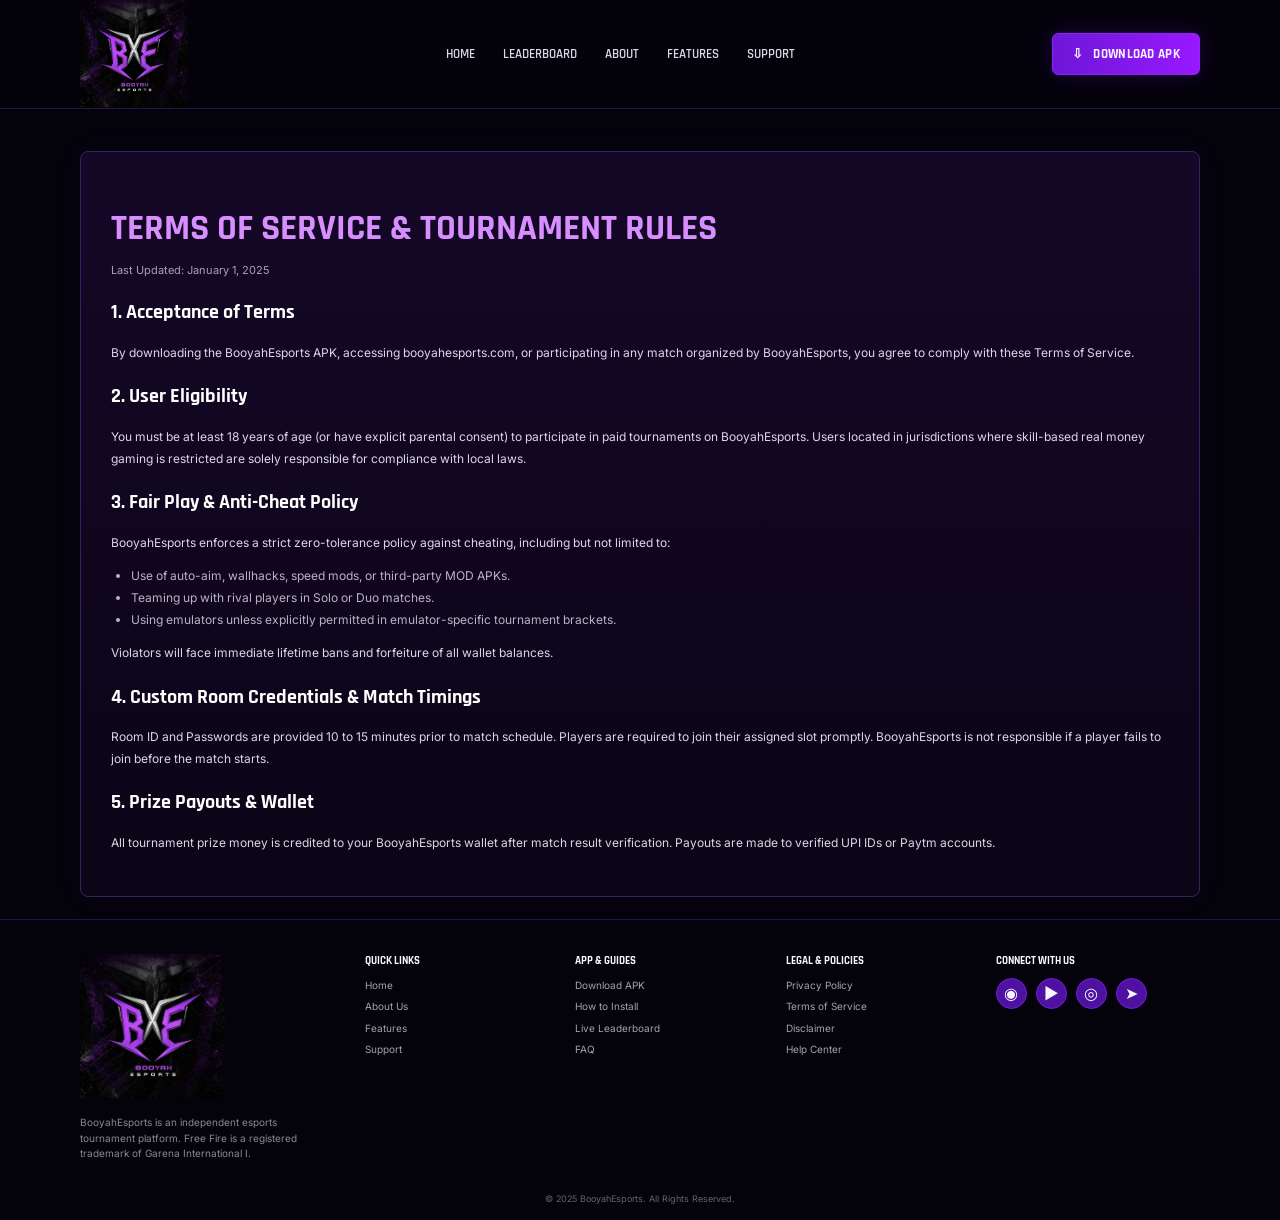
<file: terms-of-service.html>
<!DOCTYPE html>
<html lang="en">
<head>
  <meta charset="UTF-8">
  <meta name="viewport" content="width=device-width, initial-scale=1.0">
  <title>Terms of Service — BooyahEsports Fair Play & Tournament Rules</title>
  <meta name="description" content="Official Terms of Service and Tournament Rules for BooyahEsports. Learn about fair play, age eligibility, anti-cheat policies, custom room rules, and reward payouts.">
  <meta name="keywords" content="BooyahEsports terms of service, Free Fire tournament rules, Booyah Esports anti cheat, custom room rules Free Fire">
  <link rel="canonical" href="https://booyahesports.com/terms-of-service.html">
  <link rel="preconnect" href="https://fonts.googleapis.com">
  <link rel="preconnect" href="https://fonts.gstatic.com" crossorigin>
  <link href="https://fonts.googleapis.com/css2?family=Rajdhani:wght@500;600;700;800&family=Inter:wght@400;500;600;700&display=swap" rel="stylesheet">
  <link rel="stylesheet" href="styles.css">
</head>
<body>
<header class="site-header">
  <div class="container nav-wrap">
    <a class="brand" href="index.html"><img src="assets/booyah-logo.png" alt="BooyahEsports Official Logo"></a>
    <button class="menu-toggle" aria-label="Open menu" aria-expanded="false"><span></span><span></span><span></span></button>
    <nav class="main-nav">
      <a href="index.html">HOME</a>
      <a href="leaderboard.html">LEADERBOARD</a>
      <a href="about.html">ABOUT</a>
      <a href="features.html">FEATURES</a>
      <a href="support.html">SUPPORT</a>
    </nav>
    <a class="top-download" href="download.html">⇩ &nbsp; DOWNLOAD APK</a>
  </div>
</header>

<main class="container section">
  <div class="card" style="padding: 30px; margin-top: 20px;">
    <h1 style="font: 800 36px Rajdhani, sans-serif; color: #d78eff; margin-bottom: 10px;">TERMS OF SERVICE &amp; TOURNAMENT RULES</h1>
    <p style="font-size: 11px; color: #aaa0b4;">Last Updated: January 1, 2025</p>

    <div style="font-size: 12px; color: #dcd7e6; line-height: 1.8; margin-top: 20px;">
      <h2 style="font: 700 20px Rajdhani, sans-serif; color: #fff;">1. Acceptance of Terms</h2>
      <p>By downloading the BooyahEsports APK, accessing booyahesports.com, or participating in any match organized by BooyahEsports, you agree to comply with these Terms of Service.</p>

      <h2 style="font: 700 20px Rajdhani, sans-serif; color: #fff; margin-top: 20px;">2. User Eligibility</h2>
      <p>You must be at least 18 years of age (or have explicit parental consent) to participate in paid tournaments on BooyahEsports. Users located in jurisdictions where skill-based real money gaming is restricted are solely responsible for compliance with local laws.</p>

      <h2 style="font: 700 20px Rajdhani, sans-serif; color: #fff; margin-top: 20px;">3. Fair Play &amp; Anti-Cheat Policy</h2>
      <p>BooyahEsports enforces a strict zero-tolerance policy against cheating, including but not limited to:</p>
      <ul style="padding-left: 20px; color: #bbb2c4;">
        <li>Use of auto-aim, wallhacks, speed mods, or third-party MOD APKs.</li>
        <li>Teaming up with rival players in Solo or Duo matches.</li>
        <li>Using emulators unless explicitly permitted in emulator-specific tournament brackets.</li>
      </ul>
      <p>Violators will face immediate lifetime bans and forfeiture of all wallet balances.</p>

      <h2 style="font: 700 20px Rajdhani, sans-serif; color: #fff; margin-top: 20px;">4. Custom Room Credentials &amp; Match Timings</h2>
      <p>Room ID and Passwords are provided 10 to 15 minutes prior to match schedule. Players are required to join their assigned slot promptly. BooyahEsports is not responsible if a player fails to join before the match starts.</p>

      <h2 style="font: 700 20px Rajdhani, sans-serif; color: #fff; margin-top: 20px;">5. Prize Payouts &amp; Wallet</h2>
      <p>All tournament prize money is credited to your BooyahEsports wallet after match result verification. Payouts are made to verified UPI IDs or Paytm accounts.</p>
    </div>
  </div>
</main>

<footer class="site-footer compact-footer">
  <div class="container footer-grid">
    <div class="footer-brand">
      <img src="assets/booyah-logo.png" alt="BooyahEsports Logo">
      <p>BooyahEsports is an independent esports tournament platform. Free Fire is a registered trademark of Garena International I.</p>
    </div>
    <div>
      <h4>QUICK LINKS</h4>
      <a href="index.html">Home</a>
      <a href="about.html">About Us</a>
      <a href="features.html">Features</a>
      <a href="support.html">Support</a>
    </div>
    <div>
      <h4>APP &amp; GUIDES</h4>
      <a href="index.html#install">Download APK</a>
      <a href="index.html#install">How to Install</a>
      <a href="leaderboard.html">Live Leaderboard</a>
      <a href="support.html">FAQ</a>
    </div>
    <div>
      <h4>LEGAL &amp; POLICIES</h4>
      <a href="privacy-policy.html">Privacy Policy</a>
      <a href="terms-of-service.html">Terms of Service</a>
      <a href="disclaimer.html">Disclaimer</a>
      <a href="support.html">Help Center</a>
    </div>
    <div>
      <h4>CONNECT WITH US</h4>
      <div class="socials">
        <a href="support.html">◉</a>
        <a href="support.html">▶</a>
        <a href="support.html">◎</a>
        <a href="support.html">➤</a>
      </div>
    </div>
  </div>
  <div class="copyright">© 2025 BooyahEsports. All Rights Reserved.</div>
</footer>
<script src="script.js"></script>
</body>
</html>
</file>
<file: styles.css>
*{box-sizing:border-box}html{scroll-behavior:smooth}body{margin:0;background:#04030b;color:#f8f5ff;font-family:Inter,Arial,sans-serif;line-height:1.55}a{color:inherit;text-decoration:none}button{font:inherit}.container{width:min(1120px,calc(100% - 44px));margin:auto}.site-header{position:sticky;top:0;z-index:50;background:rgba(4,3,11,.92);backdrop-filter:blur(14px);border-bottom:1px solid #27134b}.nav-wrap{min-height:58px;display:flex;align-items:center;gap:28px}.brand img{display:block;width:108px;height:auto}.main-nav{display:flex;align-items:center;justify-content:center;gap:28px;flex:1}.main-nav a{font:600 13px Rajdhani,sans-serif;color:#dcd7e6;position:relative;padding:18px 0}.main-nav a:after{content:"";position:absolute;left:0;right:0;bottom:10px;height:2px;background:#9a19ff;box-shadow:0 0 14px #9a19ff;opacity:0;transform:scaleX(.4);transition:.22s}.main-nav a:hover:after,.main-nav a.active:after{opacity:1;transform:scaleX(1)}.top-download,.btn{display:inline-flex;align-items:center;justify-content:center;border:1px solid #981eff;border-radius:6px;background:linear-gradient(90deg,#6e17d7,#9719ff);box-shadow:0 0 22px rgba(135,23,255,.23);font:700 13px Rajdhani,sans-serif;letter-spacing:.3px;transition:transform .18s,box-shadow .18s}.top-download{padding:12px 19px;white-space:nowrap}.btn{padding:14px 20px}.btn:hover,.top-download:hover{transform:translateY(-2px);box-shadow:0 0 30px rgba(158,35,255,.42)}.btn-primary small{display:block;font:500 10px Inter,sans-serif;opacity:.8;margin-top:3px}.btn-ghost{background:transparent;border-color:#6b2b97}.menu-toggle{display:none;background:none;border:0}.menu-toggle span{display:block;width:24px;height:2px;background:#fff;margin:4px;border-radius:2px}.hero{min-height:510px;position:relative;overflow:hidden;border-bottom:1px solid #24103f}.hero:before{content:"";position:absolute;inset:0;background:radial-gradient(circle at 62% 30%,rgba(121,20,220,.32),transparent 35%),linear-gradient(90deg,#05030e 0%,#070312 40%,rgba(8,2,17,.38) 70%,#05030d 100%)}.hero-art{position:absolute;right:-60px;top:0;width:58%;height:100%;background:url('assets/hero-art.jpg') center/cover no-repeat;opacity:.95;mix-blend-mode:screen;filter:saturate(1.14) contrast(1.06)}.hero-grid{position:relative;display:grid;grid-template-columns:1.1fr .64fr;gap:30px;align-items:center;min-height:510px}.hero-copy{padding:34px 0 22px;max-width:600px}.free-fire{font:800 56px Rajdhani,sans-serif;letter-spacing:-2px;color:#fff;line-height:.95;text-shadow:0 3px 0 #151219}.free-fire span{color:#ffd300}.hero-title{font:800 53px Rajdhani,sans-serif;line-height:1;color:#be48ff;text-shadow:0 0 24px rgba(170,56,255,.42)}.hero-kicker{font:700 20px Rajdhani,sans-serif;margin:10px 0 8px}.hero-text{max-width:490px;color:#c9c3d5;font-size:14px}.trust-row{display:flex;gap:24px;margin:24px 0}.trust-row div{display:flex;flex-direction:column;gap:2px}.trust-row b{font:700 11px Rajdhani,sans-serif}.trust-row small{font-size:10px;color:#9f99a9}.hero-actions{display:flex;gap:14px;align-items:center}.android-note{font-size:10px;color:#aba4b5;margin-top:15px}.hero-spec-card{justify-self:end;width:230px;padding:22px;border:1px solid #542190;border-radius:8px;background:rgba(12,4,27,.64);box-shadow:0 0 30px rgba(116,10,212,.15)}.hero-spec-card div{display:flex;gap:10px;align-items:center;border-bottom:1px solid #2a1844;padding:12px 0;font-size:12px}.hero-spec-card div:last-child{border-bottom:0}.hero-spec-card strong{font:700 11px Rajdhani,sans-serif}.section{padding:22px 0}.tight{padding-top:10px}.section-heading{display:flex;align-items:center;justify-content:center;gap:14px;margin:2px 0 18px}.section-heading h2{font:700 19px Rajdhani,sans-serif;letter-spacing:.6px;margin:0}.section-heading span{width:82px;height:2px;background:linear-gradient(90deg,transparent,#8b1ff7);position:relative}.section-heading span:last-child{transform:scaleX(-1)}.feature-grid{display:grid;gap:14px}.feature-grid.five{grid-template-columns:repeat(5,1fr)}.feature-grid.three{grid-template-columns:repeat(3,1fr)}.info-card,.feature-card,.card{background:linear-gradient(180deg,rgba(21,8,40,.96),rgba(11,5,23,.98));border:1px solid #39215f;border-radius:8px;box-shadow:0 0 24px rgba(101,17,173,.09);transition:.2s}.info-card:hover,.feature-card:hover{transform:translateY(-3px);box-shadow:0 0 30px rgba(133,28,241,.18)}.info-card{padding:20px 14px;min-height:132px;text-align:center}.info-card .icon,.feature-card .icon{font-size:30px;color:#d78eff;text-shadow:0 0 20px #a630ff}.info-card h3,.feature-card h3{font:700 13px Rajdhani,sans-serif;margin:8px 0 5px}.info-card p,.feature-card p{font-size:10px;color:#aaa1b5;margin:0}.gallery{position:relative;display:flex;align-items:center}.gallery-track{display:grid;grid-template-columns:repeat(4,1fr);gap:12px;width:100%;padding:0 18px}.gallery-track img{width:100%;height:142px;object-fit:cover;border:1px solid #6628a1;border-radius:10px;box-shadow:0 0 18px rgba(129,28,230,.2)}.gallery-btn{position:absolute;z-index:2;width:32px;height:32px;border-radius:50%;border:1px solid #6a29a5;background:#4f16a7;color:#fff;cursor:pointer;box-shadow:0 0 20px rgba(115,27,229,.38)}.gallery-btn.prev{left:0}.gallery-btn.next{right:0}.dots{text-align:center;margin-top:9px}.dots i{display:inline-block;width:7px;height:7px;border-radius:50%;background:#6940af;margin:0 3px}.dots i:first-child{background:#d34bff;box-shadow:0 0 10px #d34bff}.steps{display:grid;grid-template-columns:repeat(5,1fr);gap:12px}.step{display:flex;gap:10px;align-items:flex-start;padding:14px;background:linear-gradient(180deg,#160a2a,#0d061b);border:1px solid #31204f;border-radius:8px}.step>b{display:grid;place-items:center;width:25px;height:25px;border-radius:50%;background:#6d13d1;box-shadow:0 0 16px rgba(140,35,243,.45);font:700 12px Rajdhani,sans-serif;flex:0 0 auto}.step h3{font:700 12px Rajdhani,sans-serif;margin:0 0 4px}.step p{font-size:9px;color:#aaa0b4;margin:0}.cta-banner{margin:20px 0 26px;border:1px solid #6f28a7;border-radius:8px;min-height:143px;display:grid;grid-template-columns:290px 1fr auto;gap:22px;align-items:center;padding:8px 18px;background:radial-gradient(circle at 70% 40%,rgba(143,24,238,.28),transparent 45%),#11061e;overflow:hidden;position:relative}.cta-banner img{width:290px;height:155px;object-fit:cover;object-position:left bottom;mix-blend-mode:screen}.cta-banner h2{font:800 24px Rajdhani,sans-serif;color:#d178ff;margin:0 0 4px}.cta-banner p{font-size:11px;color:#b2a7bd;margin:0}.cta-banner>.btn{white-space:nowrap}.cta-banner>small{position:absolute;right:28px;bottom:11px;font-size:9px;color:#aaa0b4}.site-footer{border-top:1px solid #281040;padding:34px 0 14px;background:#04030b}.footer-grid{display:grid;grid-template-columns:1.4fr 1fr 1fr 1fr 1.1fr;gap:25px}.footer-brand img{width:145px}.footer-brand p{font-size:10px;color:#8e8795;max-width:230px}.footer-grid h4{font:700 11px Rajdhani,sans-serif;margin:0 0 10px}.footer-grid>div:not(.footer-brand)>a{display:block;color:#a9a0ae;font-size:10px;margin:6px 0}.socials{display:flex;gap:9px}.socials a{width:31px;height:31px;display:grid;place-items:center;border-radius:50%;background:#4f11a0;border:1px solid #751be1}.copyright{text-align:center;color:#69616e;font-size:9px;margin-top:20px}.inner-hero{border-bottom:1px solid #24103f;overflow:hidden}.about-hero-grid{display:grid;grid-template-columns:1fr 1.15fr;gap:20px;align-items:center;min-height:450px}.about-hero-grid h1,.support-hero h1,.lb-head h1,.feature-title h1{font:800 39px Rajdhani,sans-serif;letter-spacing:1px;margin:0 0 10px}.about-hero-grid h3{font:700 17px Rajdhani,sans-serif;margin:20px 0 7px}.about-hero-grid p{color:#aaa1b0;font-size:12px;max-width:550px}.inner-art{height:390px}.inner-art img{width:100%;height:100%;object-fit:cover;mix-blend-mode:screen;filter:saturate(1.15)}.top-only{padding-top:18px}.about-cards{display:grid;grid-template-columns:repeat(3,1fr);gap:16px}.about-cards .info-card{text-align:left;min-height:150px;padding:20px}.about-cards .icon{font-size:25px}.feature-page{min-height:calc(100vh - 180px)}.feature-title{text-align:center;padding-top:56px;padding-bottom:20px}.feature-title p{margin:0;color:#aea5b4}.feature-card{min-height:148px;padding:22px 20px}.feature-card .icon{font-size:27px}.feature-card h3{font-size:16px}.feature-card p{font-size:11px;max-width:280px}.lb-head{display:flex;justify-content:space-between;align-items:flex-end;gap:18px;margin-bottom:22px}.lb-head p{margin:0;color:#aaa1b2;font-size:12px}.tabs{display:flex;border:1px solid #2d1c43;border-radius:6px;overflow:hidden}.tab{background:#0b0712;border:0;color:#c2b9cc;padding:11px 18px;font:700 11px Rajdhani,sans-serif;cursor:pointer}.tab.active{background:linear-gradient(90deg,#7516d5,#9d1bff);color:#fff}.table-wrap{border:1px solid #2d1a4a;border-radius:7px;overflow:auto}.leader-table{width:100%;border-collapse:collapse;min-width:720px;background:rgba(13,6,25,.7)}.leader-table th,.leader-table td{padding:15px 14px;border-bottom:1px solid #241631;text-align:left;font-size:11px}.leader-table th{font:700 10px Rajdhani,sans-serif;color:#8f8499}.leader-table tr:last-child td{border-bottom:0}.leader-table td:last-child{color:#ffcb3c;font-weight:700}.your-rank{margin-top:18px}.your-rank>div:first-child{background:linear-gradient(90deg,#7315d4,#4d0f8f);padding:10px 14px;border-radius:6px 6px 0 0;font:700 11px Rajdhani,sans-serif}.your-row{display:grid;grid-template-columns:.5fr 1.5fr repeat(4,1fr);gap:10px;padding:16px 14px;background:#0d0619;border:1px solid #34204b;border-top:0;border-radius:0 0 6px 6px;font-size:11px}.your-row span:last-child{color:#ffcb3c}.support-hero{display:grid;grid-template-columns:1.15fr .85fr;gap:24px;align-items:center;min-height:555px}.support-left>h3{font:700 18px Rajdhani,sans-serif;margin:0 0 4px}.support-left>p{color:#a9a0ad;font-size:11px}.support-grid{display:grid;grid-template-columns:1.5fr .9fr;gap:16px;margin-top:20px}.card{padding:16px}.faq h3,.contact-card h3{font:700 13px Rajdhani,sans-serif;margin:0 0 12px}.faq-item{width:100%;display:flex;justify-content:space-between;align-items:center;color:#ddd7e3;background:#140a24;border:1px solid #2f1c4a;border-radius:5px;padding:11px 12px;margin:5px 0;text-align:left;font-size:10px;cursor:pointer}.faq-answer{display:none;color:#9f95a6;font-size:9px;padding:0 12px 8px}.faq-answer.open{display:block}.contact-card{min-height:250px}.contact-card>p{color:#9f96a7;font-size:10px}.contact-row{display:flex;gap:11px;align-items:center;padding:12px 0;border-bottom:1px solid #2a183e;color:#d990ff}.contact-row:last-child{border-bottom:0}.contact-row span{display:flex;flex-direction:column}.contact-row b{font:700 11px Rajdhani,sans-serif;color:#fff}.contact-row small{font-size:9px;color:#9f95a5}.support-art{height:410px;display:flex;align-items:center;justify-content:center}.support-art img{width:100%;height:100%;object-fit:cover;mix-blend-mode:screen;filter:saturate(1.15)}.compact-footer{margin-top:0}@media(max-width:980px){.main-nav{gap:16px}.main-nav a{font-size:12px}.hero-grid{grid-template-columns:1fr .45fr}.hero-spec-card{width:190px}.feature-grid.five{grid-template-columns:repeat(3,1fr)}.steps{grid-template-columns:repeat(3,1fr)}.gallery-track{grid-template-columns:repeat(2,1fr)}.footer-grid{grid-template-columns:repeat(2,1fr)}.cta-banner{grid-template-columns:220px 1fr auto}.cta-banner img{width:220px}.about-hero-grid,.support-hero{grid-template-columns:1fr}.inner-art,.support-art{height:300px}.support-art{order:-1}.support-grid{grid-template-columns:1fr 1fr}.lb-head{flex-direction:column;align-items:flex-start}.tabs{width:100%;overflow:auto}.tab{flex:1;white-space:nowrap}}@media(max-width:720px){.container{width:min(100% - 28px,1120px)}.nav-wrap{min-height:54px}.brand img{width:95px}.menu-toggle{display:block;margin-left:auto}.main-nav{position:absolute;left:14px;right:14px;top:66px;background:#0a0613;border:1px solid #33204e;border-radius:8px;display:none;flex-direction:column;gap:0;align-items:stretch;padding:7px}.main-nav.open{display:flex}.main-nav a{padding:10px 12px}.main-nav a:after{bottom:3px}.top-download{display:none}.hero{min-height:690px}.hero-art{width:100%;height:48%;right:-20px;opacity:.48;top:65px}.hero-grid{grid-template-columns:1fr;align-items:end;min-height:690px}.hero-copy{padding-top:120px}.free-fire{font-size:44px}.hero-title{font-size:42px}.hero-spec-card{justify-self:start;width:100%;display:grid;grid-template-columns:1fr 1fr;padding:10px 12px}.hero-spec-card div{border-bottom:0;padding:7px;font-size:10px}.trust-row{flex-wrap:wrap;gap:12px}.hero-actions{flex-wrap:wrap}.feature-grid.five,.feature-grid.three,.about-cards{grid-template-columns:1fr}.steps{grid-template-columns:1fr}.gallery-track{grid-template-columns:1fr 1fr}.gallery-track img{height:130px}.cta-banner{grid-template-columns:1fr;padding:20px}.cta-banner img{display:none}.cta-banner>.btn{justify-self:start}.cta-banner>small{right:auto;left:20px;bottom:8px}.footer-grid{grid-template-columns:1fr 1fr;gap:20px}.footer-brand{grid-column:1/-1}.about-hero-grid h1,.support-hero h1,.lb-head h1,.feature-title h1{font-size:33px}.support-grid{grid-template-columns:1fr}.your-row{grid-template-columns:.5fr 1.5fr repeat(4,1fr);overflow:auto}.your-row>*{min-width:70px}.inner-art,.support-art{height:240px}}
</file>
